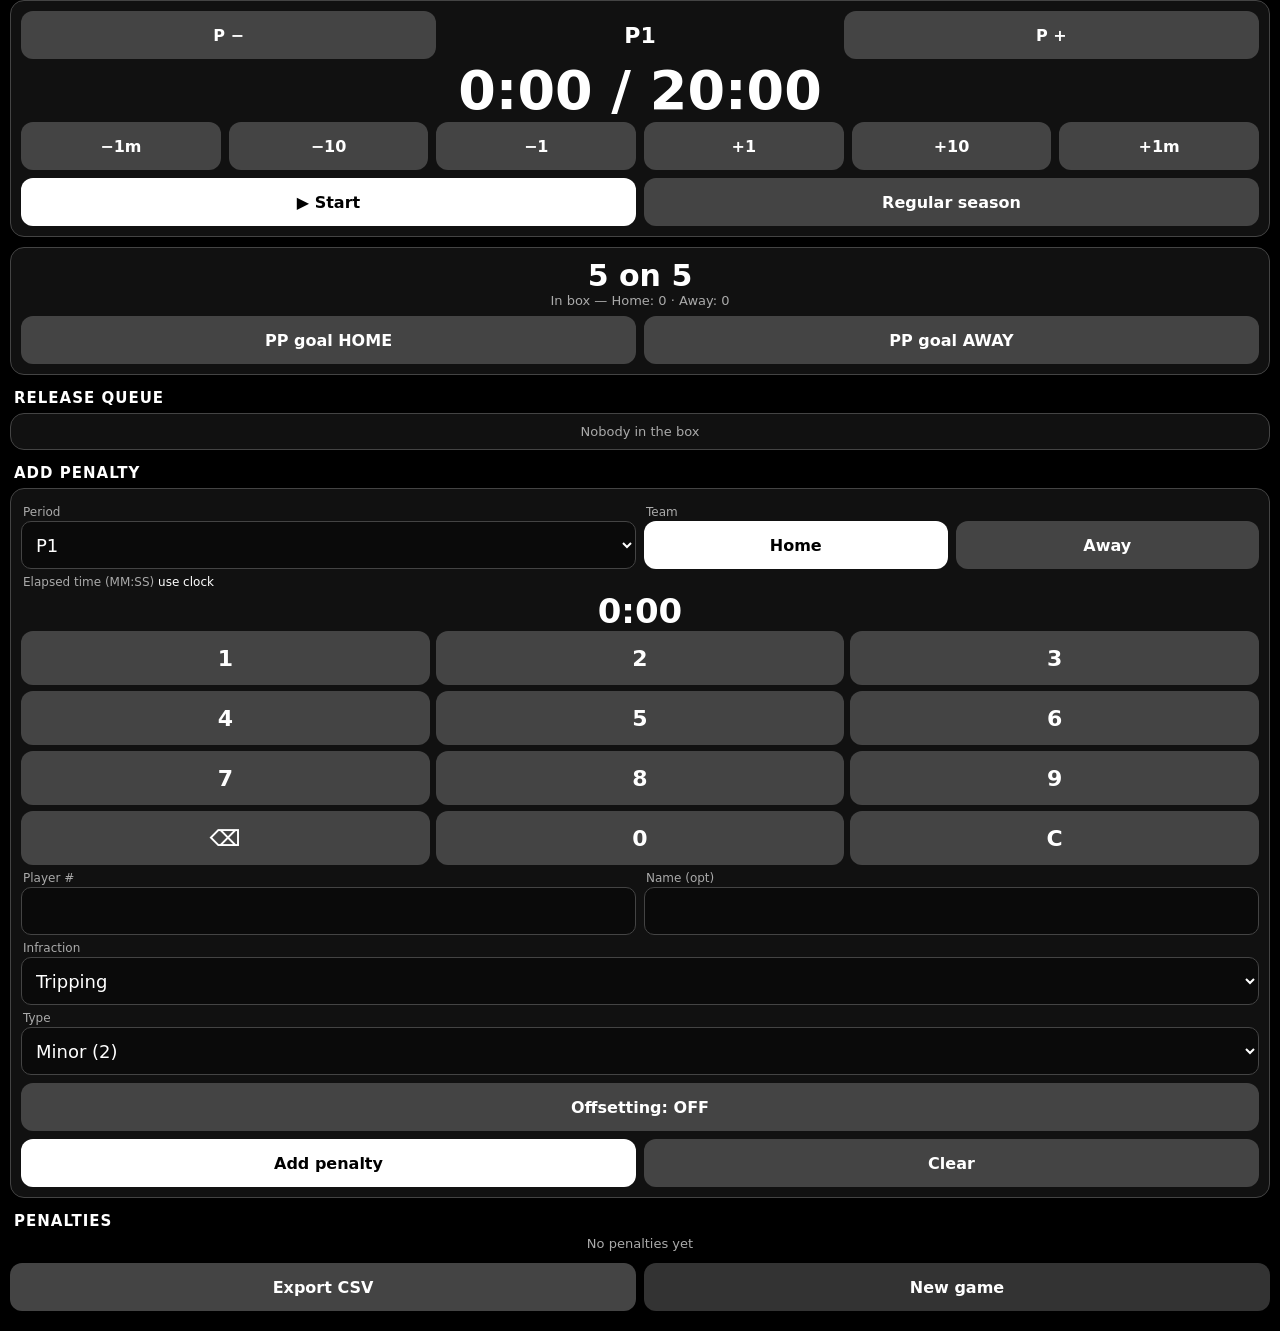
<file: index.html>
<!DOCTYPE html><html lang="en"><head><meta charset="utf-8">
<meta name="viewport" content="width=device-width,initial-scale=1,viewport-fit=cover,user-scalable=no">
<meta name="apple-mobile-web-app-capable" content="yes"><meta name="mobile-web-app-capable" content="yes">
<meta name="apple-mobile-web-app-status-bar-style" content="black-translucent"><meta name="apple-mobile-web-app-title" content="Penalties">
<meta name="theme-color" content="#000000"><title>Penalty Tracker</title>
<link rel="apple-touch-icon" href="data:image/svg+xml,%3Csvg xmlns='http://www.w3.org/2000/svg' viewBox='0 0 180 180'%3E%3Crect width='180' height='180' fill='%23000000'/%3E%3Ctext x='90' y='120' font-size='90' text-anchor='middle' fill='%23ffffff' font-family='Arial' font-weight='bold'%3EPT%3C/text%3E%3C/svg%3E">
<style>
:root{--bg:#000000;--card:#111111;--line:#444444;--cy:#ffffff;--tx:#ffffff;--mut:#aaaaaa;--red:#ffffff;--yel:#d0d0d0;--gry:#555555}
*{box-sizing:border-box;-webkit-tap-highlight-color:transparent}
body{margin:0;background:var(--bg);color:var(--tx);font-family:-apple-system,system-ui,sans-serif;padding:env(safe-area-inset-top) 10px calc(env(safe-area-inset-bottom) + 20px)}
h2{font-size:15px;color:var(--cy);margin:14px 4px 6px;text-transform:uppercase;letter-spacing:1px}
.card{background:var(--card);border:1px solid var(--line);border-radius:14px;padding:10px;margin-bottom:10px}
button{font:inherit;font-weight:600;border:0;border-radius:12px;min-height:48px;padding:0 12px;background:var(--line);color:var(--tx)}
button.pri{background:var(--cy);color:#000000}button.on{background:var(--cy);color:#000000}button.dng{background:#333333}
.row{display:flex;gap:8px;align-items:center;flex-wrap:wrap}.row>*{flex:1}
.clock{font-size:54px;font-weight:800;text-align:center;font-variant-numeric:tabular-nums;color:var(--cy)}
.str{font-size:30px;font-weight:800;text-align:center}.sub{color:var(--mut);font-size:13px;text-align:center}
input,select{font:inherit;font-size:18px;width:100%;min-height:48px;border-radius:10px;border:1px solid var(--line);background:#0a0a0a;color:var(--tx);padding:0 10px}
label{font-size:12px;color:var(--mut);display:block;margin:6px 2px 2px}
.kp{display:grid;grid-template-columns:repeat(3,1fr);gap:6px}.kp button{min-height:54px;font-size:22px}
.tdisp{font-size:34px;text-align:center;font-weight:800;font-variant-numeric:tabular-nums}
.pen{border-left:6px solid var(--gry);padding:8px;margin:6px 0;background:#161616;border-radius:10px}
.pen.inbox{border-color:var(--red);font-weight:700}.pen.pending{border-color:var(--yel)}.pen.rel{opacity:.55}
.pen .t{display:flex;justify-content:space-between;font-weight:700}.pen .m{font-size:13px;color:var(--mut)}
.pen .a{display:flex;gap:6px;margin-top:6px}.pen .a button{min-height:38px;font-size:13px;flex:1}
.tag{font-size:11px;padding:2px 6px;border-radius:6px;background:var(--line)}
.q{display:flex;justify-content:space-between;padding:6px 2px;border-bottom:1px solid var(--line);font-variant-numeric:tabular-nums}
</style></head><body>
<div class="card">
 <div class="row"><button id="pm">P −</button><div style="text-align:center;font-size:22px;font-weight:800" id="pl">P1</div><button id="pp">P +</button></div>
 <div class="clock" id="clk" onclick="editClock()">0:00</div>
 <div class="row"><button onclick="adj(-60)">−1m</button><button onclick="adj(-10)">−10</button><button onclick="adj(-1)">−1</button><button onclick="adj(1)">+1</button><button onclick="adj(10)">+10</button><button onclick="adj(60)">+1m</button></div>
 <div class="row" style="margin-top:8px"><button id="run" class="pri" onclick="toggleRun()">▶ Start</button><button id="gt" onclick="toggleType()">Regular season</button></div>
</div>
<div class="card"><div class="str" id="str">5 on 5</div><div class="sub" id="strsub"></div>
 <div class="row" style="margin-top:8px"><button onclick="ppGoal('H')">PP goal HOME</button><button onclick="ppGoal('A')">PP goal AWAY</button></div></div>
<h2>Release queue</h2><div class="card" id="queue"></div>
<h2 id="ftitle">Add penalty</h2><div class="card" id="form">
 <div class="row"><div><label>Period</label><select id="fp"></select></div><div><label>Team</label><div class="row"><button id="fH" class="on" onclick="setTeam('H')">Home</button><button id="fA" onclick="setTeam('A')">Away</button></div></div></div>
 <label>Elapsed time (MM:SS) <a style="color:var(--cy)" onclick="useNow()">use clock</a></label>
 <div class="tdisp" id="ftd">0:00</div>
 <div class="kp" id="kp"></div>
 <div class="row"><div><label>Player #</label><input id="fn" inputmode="numeric"></div><div><label>Name (opt)</label><input id="fnm"></div></div>
 <label>Infraction</label><select id="fi"></select>
 <label>Type</label><select id="ft"></select>
 <div class="row" style="margin-top:8px"><button id="fo" onclick="tOff()">Offsetting: OFF</button></div>
 <div class="row" style="margin-top:8px"><button class="pri" onclick="savePen()" id="fsave">Add penalty</button><button onclick="resetForm()">Clear</button></div>
</div>
<h2>Penalties</h2><div id="list"></div>
<div class="row" style="margin-top:12px"><button onclick="exportCSV()">Export CSV</button><button class="dng" onclick="newGame()">New game</button></div>
<script id="logic">
const TYPES={MIN:{l:'Minor (2)',d:120,str:1,early:1},DBL:{l:'Double minor (4)',d:240,str:1,early:1},MAJ:{l:'Major (5)',d:300,str:1},MIS:{l:'Misconduct (10)',d:600,str:0},GM:{l:'Game misconduct',d:0,str:0},MAT:{l:'Match (5 served)',d:300,str:1},BEN:{l:'Bench minor (2)',d:120,str:1,early:1}};
const INFR=['Tripping','Hooking','Slashing','Holding','Holding the stick','Interference','Roughing','High-sticking','Cross-checking','Boarding','Charging','Elbowing','Kneeing','Delay of game','Delay of game (puck over glass)','Too many men','Unsportsmanlike conduct','Embellishment','Goaltender interference','Fighting','Spearing','Butt-ending','Head-butting','Illegal check to the head','Checking from behind','Clipping','Instigator','Abuse of officials','Closing hand on puck','Throwing stick','Broken stick','Illegal equipment','Leaving the bench','Other'];
function plen(p,g){return p<=3?1200:(g==='PO'?1200:300)}
function fmt(s){s=Math.max(0,Math.round(s));return Math.floor(s/60)+':'+String(s%60).padStart(2,'0')}
function gs(p,el){return (p-1)*1200+el}
function toPE(g){return{p:Math.floor(g/1200)+1,el:g%1200}}
function pname(p,g){return p<=3?'P'+p:(g==='PO'?'OT'+(p-3):'OT')}
// returns map id->{start,end,status,strength}
function schedule(pens){
 const out={};
 for(const team of ['H','A']){
  const ps=pens.filter(p=>p.team===team).sort((a,b)=>gs(a.period,a.el)-gs(b.period,b.el)||a.id-b.id);
  const slots=[];// end times of serving strength penalties
  for(const p of ps){
   const t=gs(p.period,p.el),T=TYPES[p.type],counts=T.str&&!p.off;
   let start=t;
   if(counts){
    // free slots ending by t; if 2 busy, wait for earliest end
    let live=slots.filter(e=>e>t);
    if(live.length>=2){live.sort((a,b)=>a-b);start=live[live.length-2]; /* earliest of the two that remain */
     // slot frees when the earlier of the two latest-active ends
     const act=slots.filter(e=>e>t).sort((a,b)=>a-b);start=act[act.length-2]}
   }
   let end=start+T.d;
   if(p.relAt!=null) end=p.relAt;
   if(counts) slots.push(end);
   out[p.id]={start,end,counts:!!counts};
  }
 }
 return out;
}
function state(pens,period,el,gtype){
 const now=gs(period,el),sch=schedule(pens),n={H:0,A:0},box={H:0,A:0};
 for(const p of pens){const s=sch[p.id];
  s.status= now<s.start?'pending':(now<s.end?'inbox':'rel');
  if(TYPES[p.type].d===0) s.status='rel';
  if(s.status==='inbox'){box[p.team]++; if(s.counts) n[p.team]++}}
 n.H=Math.min(2,n.H);n.A=Math.min(2,n.A);
 let h,a;
 if(period>3&&gtype!=='PO'){const d=n.A-n.H;if(d>0){h=3+d;a=3}else if(d<0){h=3;a=3-d}else{h=3;a=3}}
 else{h=5-n.H;a=5-n.A}
 let label=h+' on '+a;
 if(h>a)label+=' · Home PP';else if(a>h)label+=' · Away PP';
 return{now,sch,n,box,h,a,label};
}
// early release on PP goal by scoringTeam: release earliest-ending minor of shorthanded team
function earlyRelease(pens,period,el,gtype,scoring){
 const st=state(pens,period,el,gtype),sh=scoring==='H'?'A':'H';
 if(!((scoring==='H'&&st.h>st.a)||(scoring==='A'&&st.a>st.h)))return null;
 const c=pens.filter(p=>p.team===sh&&TYPES[p.type].early&&!p.off&&st.sch[p.id].status==='inbox'&&st.sch[p.id].counts).sort((x,y)=>st.sch[x.id].end-st.sch[y.id].end);
 if(!c.length)return null;const p=c[0],s=st.sch[p.id];
 if(p.type==='DBL'&&st.now<s.start+120) p.relAt=st.now+120; else p.relAt=st.now;
 return p;
}
if(typeof module!=='undefined')module.exports={schedule,state,earlyRelease,gs,toPE,fmt,TYPES};
</script>
<script>
if(typeof document!=='undefined'){
const KEY='penaltyTracker.v1';
let S=JSON.parse(localStorage.getItem(KEY)||'null')||{period:1,el:0,gtype:'RS',pens:[],nid:1,running:false,runAt:null};
let F={team:'H',digits:'',off:false,edit:null};
const save=()=>localStorage.setItem(KEY,JSON.stringify(S));
const $=id=>document.getElementById(id);
function maxP(){return 7}
function curEl(){if(S.running){const e=S.el+Math.floor((Date.now()-S.runAt)/1000);return Math.min(e,plen(S.period,S.gtype))}return S.el}
function commitRun(){if(S.running){S.el=curEl();S.runAt=Date.now()}}
window.adj=d=>{commitRun();S.el=Math.max(0,Math.min(plen(S.period,S.gtype),S.el+d));save();render()};
$('pm').onclick=()=>{commitRun();if(S.period>1){S.period--;S.el=Math.min(S.el,plen(S.period,S.gtype))}save();render()};
$('pp').onclick=()=>{commitRun();if(S.period<maxP()){S.period++;S.el=0;S.running=false}save();render()};
window.toggleRun=()=>{if(S.running){S.el=curEl();S.running=false}else{S.running=true;S.runAt=Date.now()}save();render()};
window.toggleType=()=>{S.gtype=S.gtype==='RS'?'PO':'RS';save();render()};
window.editClock=()=>{const v=prompt('Elapsed time MM:SS',fmt(curEl()));if(!v)return;const m=v.match(/^(\d+):?(\d{2})$/);if(!m)return;commitRun();S.el=Math.min(plen(S.period,S.gtype),+m[1]*60+ +m[2]);save();render()};
window.setTeam=t=>{F.team=t;$('fH').className=t==='H'?'on':'';$('fA').className=t==='A'?'on':''};
window.tOff=()=>{F.off=!F.off;$('fo').textContent='Offsetting: '+(F.off?'ON':'OFF');$('fo').className=F.off?'on':''};
function tsec(){const d=F.digits.padStart(3,'0');return +d.slice(0,-2)*60+ +d.slice(-2)}
function showT(){$('ftd').textContent=fmt(tsec())}
window.useNow=()=>{const e=curEl();F.digits=String(Math.floor(e/60))+String(e%60).padStart(2,'0');$('fp').value=S.period;showT()};
const kp=$('kp');['1','2','3','4','5','6','7','8','9','⌫','0','C'].forEach(k=>{const b=document.createElement('button');b.textContent=k;b.onclick=()=>{if(k==='⌫')F.digits=F.digits.slice(0,-1);else if(k==='C')F.digits='';else if(F.digits.length<4)F.digits+=k;showT()};kp.appendChild(b)});
$('fi').innerHTML=INFR.map(i=>`<option>${i}</option>`).join('');
$('ft').innerHTML=Object.entries(TYPES).map(([k,v])=>`<option value="${k}">${v.l}</option>`).join('');
window.resetForm=()=>{F.digits='';F.edit=null;F.off&&tOff();$('fn').value='';$('fnm').value='';$('ft').value='MIN';$('fi').selectedIndex=0;$('fp').value=S.period;$('fsave').textContent='Add penalty';$('ftitle').textContent='Add penalty';showT()};
window.savePen=()=>{const el=tsec(),p=+$('fp').value;if(el>plen(p,S.gtype)){alert('Time exceeds period length');return}
 const o={period:p,el,team:F.team,num:$('fn').value.trim(),name:$('fnm').value.trim(),infr:$('fi').value,type:$('ft').value,off:F.off};
 if(F.edit){Object.assign(S.pens.find(x=>x.id===F.edit),o)}else S.pens.push({id:S.nid++,relAt:null,...o});
 save();resetForm();render()};
window.editPen=id=>{const p=S.pens.find(x=>x.id===id);F.edit=id;$('fp').value=p.period;F.digits=String(Math.floor(p.el/60))+String(p.el%60).padStart(2,'0');setTeam(p.team);if(F.off!==!!p.off)tOff();$('fn').value=p.num;$('fnm').value=p.name;$('fi').value=p.infr;$('ft').value=p.type;$('fsave').textContent='Save changes';$('ftitle').textContent='Edit penalty';showT();$('form').scrollIntoView({behavior:'smooth'})};
window.delPen=id=>{if(confirm('Delete penalty?')){S.pens=S.pens.filter(x=>x.id!==id);save();render()}};
window.relNow=id=>{const p=S.pens.find(x=>x.id===id);p.relAt=gs(S.period,curEl());save();render()};
window.undoRel=id=>{S.pens.find(x=>x.id===id).relAt=null;save();render()};
window.ppGoal=t=>{const p=earlyRelease(S.pens,S.period,curEl(),S.gtype,t);if(!p){alert('No releasable minor: '+(t==='H'?'Home':'Away')+' is not on a power play.');return}save();render()};
window.newGame=()=>{if(confirm('Clear all penalties and start a new game?')){S={period:1,el:0,gtype:S.gtype,pens:[],nid:1,running:false,runAt:null};save();resetForm();render()}};
window.exportCSV=()=>{const st=state(S.pens,S.period,curEl(),S.gtype);const q=v=>'"'+String(v??'').replace(/"/g,'""')+'"';
 const rows=[['Period','Elapsed','Team','No','Name','Infraction','Type','Offsetting','Start','Release','Status']];
 for(const p of S.pens){const s=st.sch[p.id],a=toPE(s.start),b=toPE(s.end);rows.push([pname(p.period,S.gtype),fmt(p.el),p.team==='H'?'Home':'Away',p.num,p.name,p.infr,TYPES[p.type].l,p.off?'Y':'',pname(a.p,S.gtype)+' '+fmt(a.el),TYPES[p.type].d?pname(b.p,S.gtype)+' '+fmt(b.el):'',s.status])}
 const blob=new Blob([rows.map(r=>r.map(q).join(',')).join('\n')],{type:'text/csv'});const a=document.createElement('a');a.href=URL.createObjectURL(blob);a.download='penalties.csv';a.click()};
function render(){const el=curEl();
 $('pl').textContent=pname(S.period,S.gtype);$('clk').textContent=fmt(el)+' / '+fmt(plen(S.period,S.gtype));
 $('run').textContent=S.running?'⏸ Stop':'▶ Start';$('gt').textContent=S.gtype==='RS'?'Regular season':'Playoffs';
 const ops=[];for(let p=1;p<=maxP();p++)ops.push(`<option value="${p}">${pname(p,S.gtype)}</option>`);const fv=$('fp').value;$('fp').innerHTML=ops.join('');$('fp').value=fv||S.period;
 const st=state(S.pens,S.period,el,S.gtype);
 $('str').textContent=st.label;$('str').style.color=st.h===st.a?'var(--tx)':'var(--yel)';
 $('strsub').textContent=`In box — Home: ${st.box.H} · Away: ${st.box.A}${S.period>3&&S.gtype==='RS'?' · OT 3-on-3 rules':''}`;
 const live=S.pens.filter(p=>st.sch[p.id].status!=='rel').sort((a,b)=>st.sch[a.id].end-st.sch[b.id].end);
 $('queue').innerHTML=live.length?live.map(p=>{const s=st.sch[p.id],e=toPE(s.end);return `<div class="q"><span style="color:${s.status==='inbox'?'var(--red)':'var(--yel)'}">${p.team==='H'?'HOME':'AWAY'} #${p.num||'?'} ${TYPES[p.type].l.split(' (')[0]}${p.off?' (off)':''}</span><span>${s.status==='pending'?'waits · ':''}${fmt(s.end-st.now)} → ${pname(e.p,S.gtype)} ${fmt(e.el)}</span></div>`}).join(''):'<div class="sub">Nobody in the box</div>';
 $('list').innerHTML=S.pens.slice().sort((a,b)=>gs(b.period,b.el)-gs(a.period,a.el)).map(p=>{const s=st.sch[p.id],e=toPE(s.end),a=toPE(s.start);
  return `<div class="pen ${s.status}"><div class="t"><span>${p.team==='H'?'HOME':'AWAY'} #${p.num||'?'} ${p.name}</span><span>${pname(p.period,S.gtype)} ${fmt(p.el)}</span></div>
  <div class="m">${p.infr} · ${TYPES[p.type].l}${p.off?' · <span class=tag>OFFSETTING</span>':''}${!s.counts&&TYPES[p.type].d?' · no strength effect':''}</div>
  <div class="m">${TYPES[p.type].d?`${s.start!==gs(p.period,p.el)?'Starts '+pname(a.p,S.gtype)+' '+fmt(a.el)+' · ':''}Release ${pname(e.p,S.gtype)} ${fmt(e.el)}${p.relAt!=null?' (early)':''}`:'Ejected'} · <b>${s.status==='inbox'?'IN BOX':s.status==='pending'?'PENDING':'RELEASED'}</b></div>
  <div class="a">${p.relAt!=null?`<button onclick="undoRel(${p.id})">Undo release</button>`:s.status==='inbox'?`<button onclick="relNow(${p.id})">Release now</button>`:''}<button onclick="editPen(${p.id})">Edit</button><button class="dng" onclick="delPen(${p.id})">Delete</button></div></div>`}).join('')||'<div class="sub">No penalties yet</div>';
}
resetForm();render();setInterval(()=>{if(S.running){if(curEl()>=plen(S.period,S.gtype)){S.el=plen(S.period,S.gtype);S.running=false;save()}render()}},500);
}
</script></body></html>
</file>
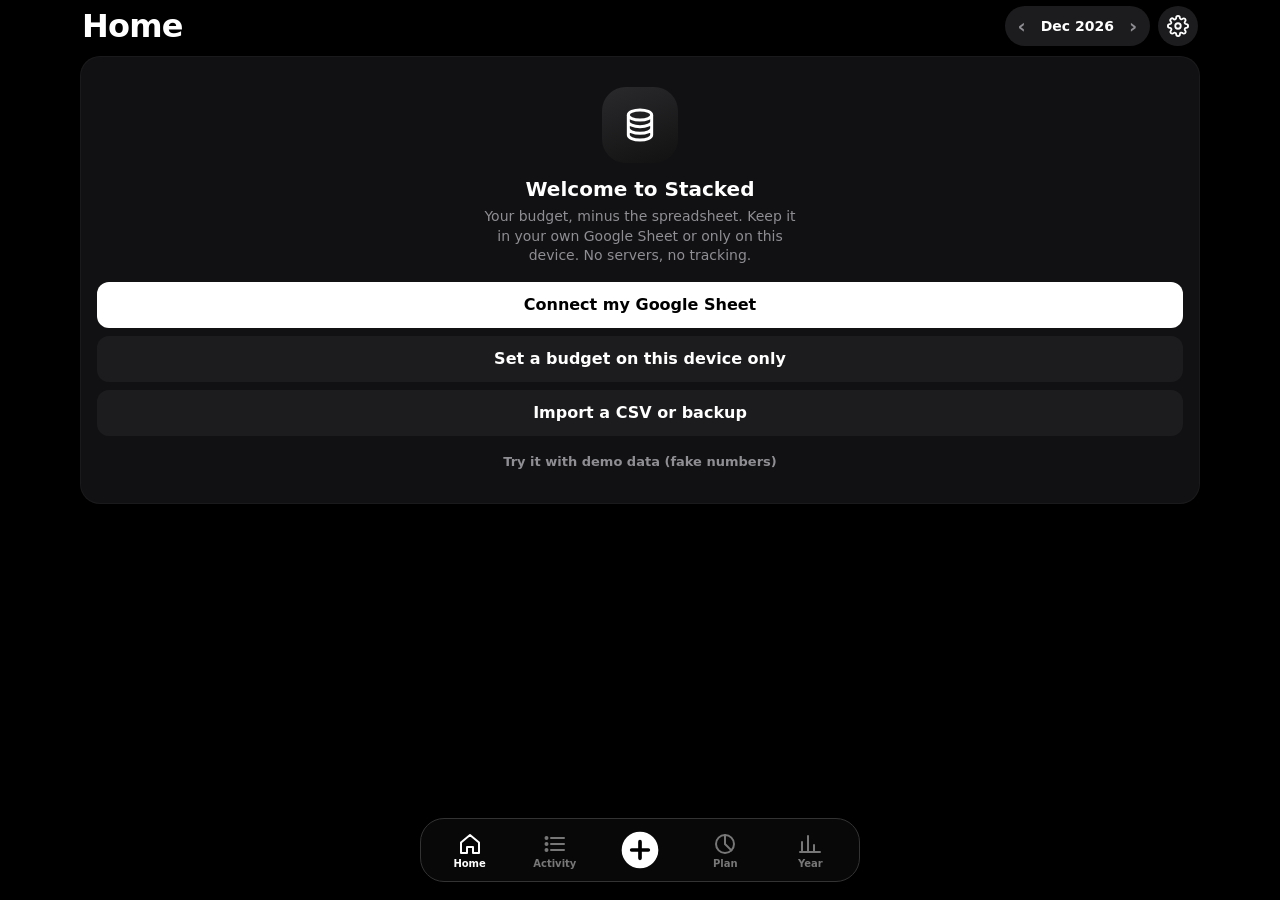
<file: budget/index.html>
<!DOCTYPE html><html lang="en"><head><meta charset="utf-8">
<meta name="viewport" content="width=device-width,initial-scale=1,viewport-fit=cover">
<meta name="apple-mobile-web-app-capable" content="yes"><meta name="mobile-web-app-capable" content="yes">
<meta name="apple-mobile-web-app-status-bar-style" content="black-translucent"><meta name="apple-mobile-web-app-title" content="Stacked">
<meta name="format-detection" content="telephone=no"><meta name="color-scheme" content="dark">
<meta name="theme-color" content="#000000"><meta name="referrer" content="no-referrer">
<meta http-equiv="Content-Security-Policy" content="default-src 'self'; img-src 'self' data: blob: https://*.googleusercontent.com https://www.gstatic.com; style-src 'self' 'unsafe-inline' https://accounts.google.com; script-src 'self' https://accounts.google.com/gsi/client; connect-src 'self' https://sheets.googleapis.com https://accounts.google.com https://oauth2.googleapis.com; frame-src https://accounts.google.com; manifest-src 'self'; worker-src 'self'; object-src 'none'; base-uri 'self'; form-action 'none'">
<title>Stacked · Budget</title>
<meta name="description" content="Private, offline budget tracker. Your data stays on your device.">
<link rel="manifest" href="manifest.webmanifest">
<link rel="apple-touch-icon" sizes="180x180" href="icons/icon-180.png">
<link rel="icon" type="image/png" sizes="192x192" href="icons/icon-192.png">
<link rel="stylesheet" href="app.css">
</head><body><div class="wrap">
<header><h1 id="ttl">Home</h1>
<button class="icb sync hide" id="sync" aria-label="Sync status"><svg width="20" height="20" viewBox="0 0 24 24" fill="none" stroke="currentColor" stroke-width="2" stroke-linecap="round" stroke-linejoin="round"><path d="M7 18a4.5 4.5 0 0 1-.6-8.96A6 6 0 0 1 18 8.5a4 4 0 0 1-.5 9.5H7z"/></svg><i></i></button>
<div class="mpill" id="mpill"><button id="mprev" aria-label="Previous month">‹</button><button class="ml" id="mlab" aria-label="Jump to this month">—</button><button id="mnext" aria-label="Next month">›</button></div>
<button class="icb" id="gear" aria-label="Settings"><svg width="22" height="22" viewBox="0 0 24 24" fill="none" stroke="currentColor" stroke-width="2"><circle cx="12" cy="12" r="3"/><path d="M19.4 15a1.65 1.65 0 0 0 .33 1.82l.06.06a2 2 0 1 1-2.83 2.83l-.06-.06a1.65 1.65 0 0 0-1.82-.33 1.65 1.65 0 0 0-1 1.51V21a2 2 0 1 1-4 0v-.09A1.65 1.65 0 0 0 9 19.4a1.65 1.65 0 0 0-1.82.33l-.06.06a2 2 0 1 1-2.83-2.83l.06-.06A1.65 1.65 0 0 0 4.68 15a1.65 1.65 0 0 0-1.51-1H3a2 2 0 1 1 0-4h.09A1.65 1.65 0 0 0 4.6 9a1.65 1.65 0 0 0-.33-1.82l-.06-.06a2 2 0 1 1 2.83-2.83l.06.06A1.65 1.65 0 0 0 9 4.68a1.65 1.65 0 0 0 1-1.51V3a2 2 0 1 1 4 0v.09a1.65 1.65 0 0 0 1 1.51 1.65 1.65 0 0 0 1.82-.33l.06-.06a2 2 0 1 1 2.83 2.83l-.06.06A1.65 1.65 0 0 0 19.4 9a1.65 1.65 0 0 0 1.51 1H21a2 2 0 1 1 0 4h-.09a1.65 1.65 0 0 0-1.51 1z"/></svg></button>
</header>
<main>
<div id="v-home" class="view"></div><div id="v-tx" class="view hide"></div><div id="v-plan" class="view hide"></div><div id="v-year" class="view hide"></div><div id="v-set" class="view hide"></div>
</main></div>
<nav>
<button data-v="home" class="on" aria-label="Home"><svg viewBox="0 0 24 24" fill="none" stroke="currentColor" stroke-width="2" stroke-linejoin="round"><path d="M3 10.5 12 3l9 7.5V21h-6v-6H9v6H3z"/></svg>Home</button>
<button data-v="tx" aria-label="Activity"><svg viewBox="0 0 24 24" fill="none" stroke="currentColor" stroke-width="2" stroke-linecap="round"><path d="M8 6h13M8 12h13M8 18h13"/><circle cx="3.5" cy="6" r="1"/><circle cx="3.5" cy="12" r="1"/><circle cx="3.5" cy="18" r="1"/></svg>Activity</button>
<button data-v="add" class="add" aria-label="Add transaction"><svg viewBox="0 0 24 24" fill="currentColor"><circle cx="12" cy="12" r="11"/><path d="M12 7v10M7 12h10" stroke="#000" stroke-width="2.2" stroke-linecap="round"/></svg></button>
<button data-v="plan" aria-label="Plan"><svg viewBox="0 0 24 24" fill="none" stroke="currentColor" stroke-width="2" stroke-linecap="round"><circle cx="12" cy="12" r="9"/><path d="M12 3v9l6.4 6.4"/></svg>Plan</button>
<button data-v="year" aria-label="Year"><svg viewBox="0 0 24 24" fill="none" stroke="currentColor" stroke-width="2" stroke-linecap="round"><path d="M4 20V10M10 20V4M16 20v-7M22 20H2"/></svg>Year</button>
</nav>
<div class="scrim hide" id="scrim"></div><div class="sheet hide" id="sheet" role="dialog" aria-modal="true"></div>
<div class="toast" id="toast" role="status" aria-live="polite"><span id="tmsg"></span><button id="tact" class="hide">Undo</button></div>
<input type="file" id="file" accept=".csv,.json,text/csv,application/json" class="hide">
<script src="config.js"></script>
<script src="sheets.js"></script>
<script src="app.js"></script>
</body></html>
</file>
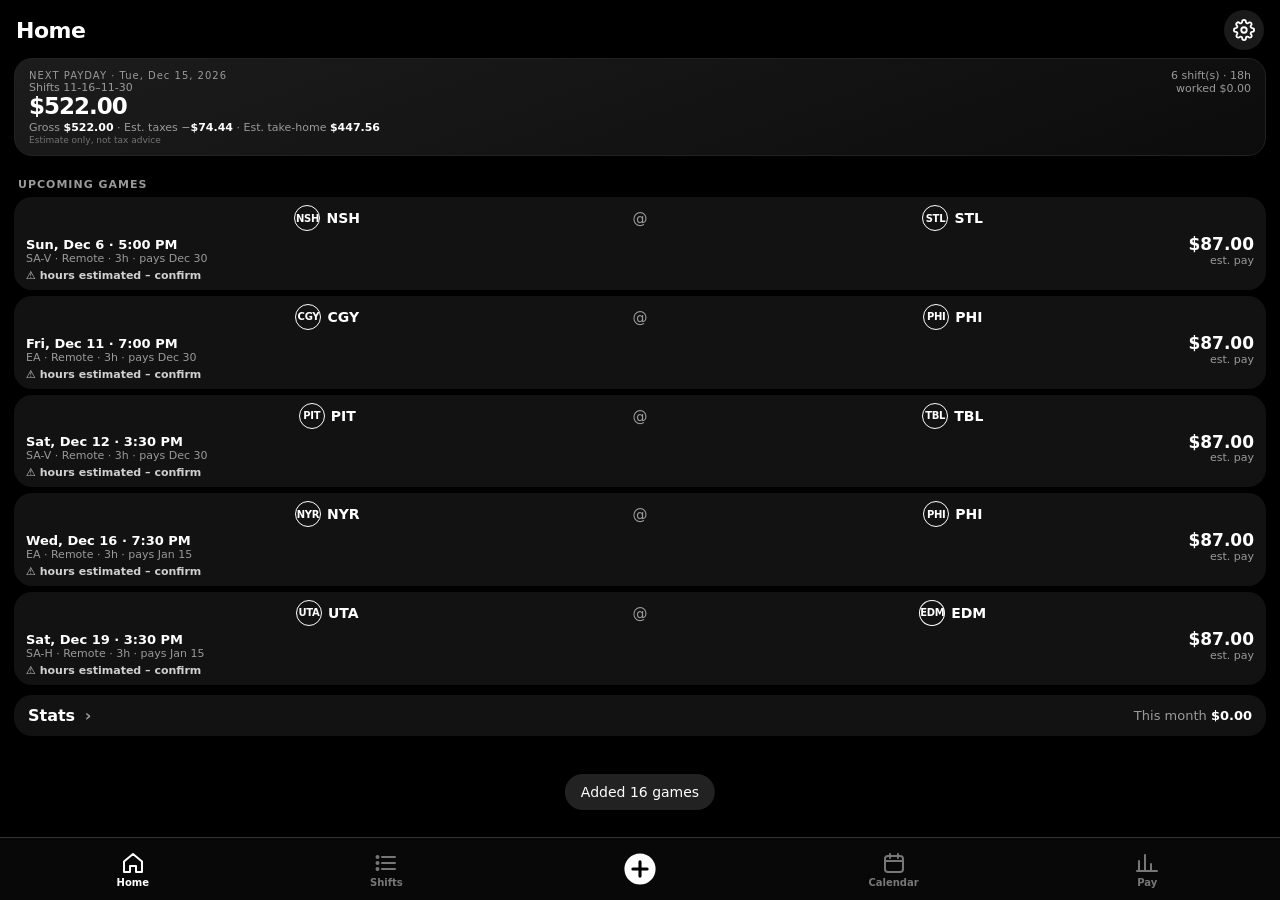
<file: gigs/index.html>
<!DOCTYPE html><html lang="en"><head><meta charset="utf-8">
<meta name="viewport" content="width=device-width,initial-scale=1,viewport-fit=cover">
<meta name="apple-mobile-web-app-capable" content="yes"><meta name="mobile-web-app-capable" content="yes">
<meta name="apple-mobile-web-app-status-bar-style" content="black-translucent"><meta name="apple-mobile-web-app-title" content="Clocked">
<meta name="format-detection" content="telephone=no">
<meta name="theme-color" content="#000000"><title>Clocked</title>
<link rel="apple-touch-icon" sizes="180x180" href="[data-uri]">
<link rel="icon" type="image/png" href="[data-uri]">
<style>
:root{--bg:#000;--card:#121212;--card2:#1a1a1a;--line:#2c2c2c;--cy:#fff;--tx:#fff;--mut:#9a9a9a;--yel:#d0d0d0;--gry:#555;--grn:#bbb;--r:18px}
*{box-sizing:border-box;-webkit-tap-highlight-color:transparent}
html{background:#000}
body{margin:0;background:var(--bg);color:var(--tx);font-family:-apple-system,BlinkMacSystemFont,"SF Pro Text","SF Pro Display","Helvetica Neue",system-ui,sans-serif;-webkit-font-smoothing:antialiased;
 padding:calc(env(safe-area-inset-top) + 6px) calc(env(safe-area-inset-right) + 14px) calc(env(safe-area-inset-bottom) + 96px) calc(env(safe-area-inset-left) + 14px);overscroll-behavior-y:none}
header{display:flex;align-items:center;justify-content:space-between;margin:4px 2px 8px}
h1{font-size:22px;font-weight:800;letter-spacing:-.5px;margin:0}
h2{font-size:11px;color:var(--mut);margin:14px 4px 6px;text-transform:uppercase;letter-spacing:1px;font-weight:600}
.card{background:var(--card);border-radius:var(--r);padding:16px;margin-bottom:12px}
button{font:inherit;font-weight:600;border:0;border-radius:12px;min-height:46px;padding:0 14px;background:var(--card2);color:var(--tx);cursor:pointer}
button:active{opacity:.7}
button.pri,button.on{background:#fff;color:#000}button.dng{background:#3a3a3a}
.icb{min-height:40px;width:40px;padding:0;border-radius:20px;display:grid;place-items:center;background:var(--card2)}
.row{display:flex;gap:8px;align-items:center;flex-wrap:wrap}.row>*{flex:1}
input,select,textarea{font:inherit;font-size:17px;width:100%;min-height:46px;border-radius:12px;border:1px solid var(--line);background:#0b0b0b;color:var(--tx);padding:0 12px;-webkit-appearance:none;appearance:none}
input[type=checkbox]{-webkit-appearance:checkbox;appearance:auto}
textarea{min-height:70px;padding:10px}
label{font-size:12px;color:var(--mut);display:block;margin:10px 2px 4px}
.big{font-size:23px;font-weight:800;letter-spacing:-1px;font-variant-numeric:tabular-nums;line-height:1.05}
.sub{color:var(--mut);font-size:13px}
.hero{padding:10px 14px;margin-bottom:8px;background:linear-gradient(160deg,#1c1c1c,#0c0c0c);border:1px solid #222}
.grid{display:grid;grid-template-columns:1fr 1fr;gap:8px}
.hl{font-size:11px;color:var(--mut);margin-top:3px;white-space:nowrap;overflow:hidden;text-overflow:ellipsis}.hl b{color:var(--tx);font-weight:600}
.ngr{display:flex;align-items:center;gap:10px;padding:10px 14px;margin-bottom:8px}.ngr .lg{width:24px;height:24px}.ngr .lg img{width:24px;height:24px}
.stt{display:flex;justify-content:space-between;align-items:center;padding:11px 14px;cursor:pointer;margin-top:10px}.stt .chev{color:var(--mut);margin-left:4px}.stat{background:var(--card);border-radius:var(--r);padding:9px 12px}.stat b{display:block;font-size:18px;margin:2px 0 1px;font-variant-numeric:tabular-nums}.stat span{font-size:11px;color:var(--mut)}
.flag{color:var(--yel);font-size:12px;font-weight:700;margin-top:4px}
.ngc{padding:8px 12px;margin-bottom:6px}.ngc .match{margin:0 0 4px;gap:4px}.ngc .match .side{flex-direction:row;justify-content:center;gap:6px;font-size:14px}.ngc .at{font-size:12px}.ngc .lg.big2,.ngc .lg.big2 img{width:26px;height:26px}.ngc .lg.big2 .badge{font-size:10px}.ngc .row{gap:6px}.ngc .row>div>div:first-child{font-size:13px}.ngc .sub{font-size:11px}.ngc .pay{font-size:17px!important;line-height:1.1}.ngc .flag{font-size:11px;margin-top:2px}
.sl{padding:4px 14px}.srow{display:flex;justify-content:space-between;align-items:center;gap:8px;padding:6px 0;border-bottom:1px solid rgba(255,255,255,.07);font-size:12px}.srow:last-child{border:0}.srow .sub{font-size:10px}.srow b{font-size:15px;font-variant-numeric:tabular-nums;white-space:nowrap}
.tm{display:inline-flex;align-items:center;gap:6px;font-weight:700}
.lg{width:28px;height:28px;display:inline-grid;place-items:center;flex:none}
.lg img{width:28px;height:28px;object-fit:contain}
.lg.big2,.lg.big2 img{width:44px;height:44px}
.badge{display:inline-grid;place-items:center;width:100%;height:100%;border-radius:50%;border:1.5px solid #fff;font-size:9px;font-weight:800;letter-spacing:-.3px}
.lg.big2 .badge{font-size:13px}
.match{display:flex;align-items:center;justify-content:space-between;gap:8px;margin:12px 0}
.match .side{display:flex;flex-direction:column;align-items:center;gap:6px;flex:1;font-weight:700}
.match .at{color:var(--mut);font-size:15px}
/* swipe rows */
.swr{position:relative;border-radius:16px;overflow:hidden;margin:0 0 10px;background:#2a2a2a}
.swa{position:absolute;inset:0 0 0 auto;display:flex}
.swa button{border-radius:0;min-height:100%;width:80px}
.swa .ed{background:#5a5a5a;color:#fff}.swa .dl{background:#fff;color:#000}
.swf{position:relative;background:var(--card);padding:14px;transition:transform .25s cubic-bezier(.2,.8,.2,1);touch-action:pan-y;border-left:4px solid var(--gry)}
.swf.w{border-left-color:#fff}.swf.u{border-left-color:#777}
.swf.drag{transition:none}
.seg{display:flex;background:var(--card);border-radius:12px;padding:3px;gap:3px;margin-bottom:12px}
.seg button{flex:1;min-height:36px;border-radius:9px;background:transparent;font-size:14px}.seg button.on{background:#fff;color:#000}
/* nav */
nav{position:fixed;left:0;right:0;bottom:0;display:flex;justify-content:space-around;padding:6px calc(env(safe-area-inset-right) + 6px) calc(env(safe-area-inset-bottom) + 6px) calc(env(safe-area-inset-left) + 6px);
 background:rgba(10,10,10,.82);-webkit-backdrop-filter:saturate(180%) blur(20px);backdrop-filter:saturate(180%) blur(20px);border-top:.5px solid #333;z-index:10}
nav button{flex:1;background:none;min-height:50px;display:flex;flex-direction:column;align-items:center;justify-content:center;gap:2px;font-size:10px;font-weight:600;color:#777;padding:0}
nav button svg{width:24px;height:24px}
nav button.on{color:#fff;background:none}
nav button.add svg{width:34px;height:34px;color:#fff}
.view{animation:fade .28s ease}
@keyframes fade{from{opacity:0;transform:translateY(8px)}to{opacity:1;transform:none}}
.hide{display:none}
/* calendar */
.cal{display:grid;grid-template-columns:repeat(7,1fr);gap:4px;text-align:center}
.cal .dw{font-size:11px;color:var(--mut);padding:4px 0}
.cal .d{aspect-ratio:1;border-radius:12px;display:flex;flex-direction:column;align-items:center;justify-content:center;font-size:15px;min-height:0;padding:0;background:transparent;font-weight:500}
.cal .d.o{color:#444}.cal .d.t{border:1px solid #fff}.cal .d.sel{background:#fff;color:#000}
.dots{display:flex;gap:3px;height:6px;margin-top:3px}.dots i{width:5px;height:5px;border-radius:50%;background:#fff}.dots i.p{background:#777}
.cal .d.sel .dots i{background:#000}
.pd{font-size:9px;color:var(--mut);height:6px;line-height:6px}
.chart svg{width:100%;height:auto;display:block}
</style></head><body>
<header><h1 id="ttl">Home</h1><button class="icb" id="gear" aria-label="Settings"><svg width="22" height="22" viewBox="0 0 24 24" fill="none" stroke="currentColor" stroke-width="2"><circle cx="12" cy="12" r="3"/><path d="M19.4 15a1.65 1.65 0 0 0 .33 1.82l.06.06a2 2 0 1 1-2.83 2.83l-.06-.06a1.65 1.65 0 0 0-1.82-.33 1.65 1.65 0 0 0-1 1.51V21a2 2 0 1 1-4 0v-.09A1.65 1.65 0 0 0 9 19.4a1.65 1.65 0 0 0-1.82.33l-.06.06a2 2 0 1 1-2.83-2.83l.06-.06A1.65 1.65 0 0 0 4.6 15a1.65 1.65 0 0 0-1.51-1H3a2 2 0 1 1 0-4h.09A1.65 1.65 0 0 0 4.6 9a1.65 1.65 0 0 0-.33-1.82l-.06-.06a2 2 0 1 1 2.83-2.83l.06.06A1.65 1.65 0 0 0 9 4.6a1.65 1.65 0 0 0 1-1.51V3a2 2 0 1 1 4 0v.09a1.65 1.65 0 0 0 1 1.51 1.65 1.65 0 0 0 1.82-.33l.06-.06a2 2 0 1 1 2.83 2.83l-.06.06A1.65 1.65 0 0 0 19.4 9a1.65 1.65 0 0 0 1.51 1H21a2 2 0 1 1 0 4h-.09a1.65 1.65 0 0 0-1.51 1z"/></svg></button></header>
<div id="v-dash" class="view"></div><div id="v-shifts" class="view hide"></div><div id="v-form" class="view hide"></div><div id="v-cal" class="view hide"></div><div id="v-pay" class="view hide"></div><div id="v-set" class="view hide"></div>
<nav>
<button data-v="dash" class="on" aria-label="Home"><svg viewBox="0 0 24 24" fill="none" stroke="currentColor" stroke-width="2" stroke-linejoin="round"><path d="M3 10.5 12 3l9 7.5V21h-6v-6H9v6H3z"/></svg>Home</button>
<button data-v="shifts" aria-label="Shifts"><svg viewBox="0 0 24 24" fill="none" stroke="currentColor" stroke-width="2" stroke-linecap="round"><path d="M8 6h13M8 12h13M8 18h13"/><circle cx="3.5" cy="6" r="1"/><circle cx="3.5" cy="12" r="1"/><circle cx="3.5" cy="18" r="1"/></svg>Shifts</button>
<button data-v="form" class="add" aria-label="Add shift"><svg viewBox="0 0 24 24" fill="currentColor"><circle cx="12" cy="12" r="11"/><path d="M12 7v10M7 12h10" stroke="#000" stroke-width="2.2" stroke-linecap="round"/></svg></button>
<button data-v="cal" aria-label="Calendar"><svg viewBox="0 0 24 24" fill="none" stroke="currentColor" stroke-width="2" stroke-linecap="round"><rect x="3" y="5" width="18" height="16" rx="3"/><path d="M3 10h18M8 3v4M16 3v4"/></svg>Calendar</button>
<button data-v="pay" aria-label="Pay"><svg viewBox="0 0 24 24" fill="none" stroke="currentColor" stroke-width="2" stroke-linecap="round"><path d="M4 20V10M10 20V4M16 20v-7M22 20H2"/></svg>Pay</button>
</nav>
<script>
/*LOGIC-START*/
const TEAMS=["ANA","BOS","BUF","CAR","CBJ","CGY","CHI","COL","DAL","DET","EDM","FLA","LAK","MIN","MTL","NJD","NSH","NYI","NYR","OTT","PHI","PIT","SEA","SJS","STL","TBL","TOR","UTA","VAN","VGK","WPG","WSH"];
const DEF_SET={rate:29,tax:0,taxMode:"stub",stubRate:14.26,payType:"W2",fedRate:12,fica:true,paRate:3.07,localRate:1,split:15,seasonStart:10,seasonEnd:6,positions:["SAV","EA","Scorer","Spotter","Other"]};
const pad=n=>String(n).padStart(2,"0");
const ymd=d=>d.getFullYear()+"-"+pad(d.getMonth()+1)+"-"+pad(d.getDate());
const parseD=s=>{const[a,b,c]=s.split("-").map(Number);return new Date(a,b-1,c)};
const lastDay=(y,m)=>new Date(y,m+1,0).getDate(); // m 0-based
// payday on 15th, and on 30th (or last day if month shorter, i.e. Feb)
const secondPay=(y,m)=>Math.min(30,lastDay(y,m));
function hoursOf(s){
  if(s.hours!==""&&s.hours!=null&&!isNaN(+s.hours))return +s.hours;
  if(s.start&&s.end){const[a,b]=s.start.split(":").map(Number),[c,d]=s.end.split(":").map(Number);let m=(c*60+d)-(a*60+b);if(m<0)m+=1440;return m/60}
  return 0;
}
const grossOf=(s,set)=>hoursOf(s)*(s.rate!=null&&s.rate!==""?+s.rate:set.rate);
// Days 1..split are paid on the 30th of that month (last day in Feb). Days after the split through month-end are paid on the 15th of the NEXT month.
// Dec 15 pays Nov 16–Nov 30. Dec 30 pays Dec 1–Dec 15. A shift on the 15th is in the early window; the 31st is paid on the 15th of the next month. Dec 16–31 pay Jan 15.
function periodFor(dateStr,set){
  const d=parseD(dateStr),y=d.getFullYear(),m=d.getMonth(),day=d.getDate(),sp=Math.min(set.split,lastDay(y,m)-1);
  if(day<=sp)return{key:`${y}-${pad(m+1)}-A`,start:`${y}-${pad(m+1)}-01`,end:`${y}-${pad(m+1)}-${pad(sp)}`,payday:`${y}-${pad(m+1)}-${pad(secondPay(y,m))}`};
  let py=y,pm=m+1;if(pm>11){pm=0;py++}
  return{key:`${y}-${pad(m+1)}-B`,start:`${y}-${pad(m+1)}-${pad(sp+1)}`,end:`${y}-${pad(m+1)}-${pad(lastDay(y,m))}`,payday:`${py}-${pad(pm+1)}-15`};
}
// Work dates a payday covers. The 15th pays the previous month's late window; the 30th (or Feb's last day) pays this month's early window.
function spanForPayday(paydayStr,set){
  const d=parseD(paydayStr),y=d.getFullYear(),m=d.getMonth();
  if(d.getDate()<=15){let py=y,pm=m-1;if(pm<0){pm=11;py--}const sp=Math.min(set.split,lastDay(py,pm)-1);return{start:`${py}-${pad(pm+1)}-${pad(sp+1)}`,end:`${py}-${pad(pm+1)}-${pad(lastDay(py,pm))}`}}
  const sp=Math.min(set.split,lastDay(y,m)-1);
  return{start:`${y}-${pad(m+1)}-01`,end:`${y}-${pad(m+1)}-${pad(sp)}`};
}
function nextPayday(todayStr){
  const t=parseD(todayStr);let y=t.getFullYear(),m=t.getMonth();
  for(let i=0;i<3;i++){for(const dd of[15,secondPay(y,m)]){const s=`${y}-${pad(m+1)}-${pad(dd)}`;if(s>=todayStr)return s}m++;if(m>11){m=0;y++}}
}
function seasonRange(todayStr,set){
  const t=parseD(todayStr),y=t.getFullYear(),mo=t.getMonth()+1,sy=mo>=set.seasonStart?y:y-1;
  const ey=set.seasonEnd<set.seasonStart?sy+1:sy;
  return{start:`${sy}-${pad(set.seasonStart)}-01`,end:`${ey}-${pad(set.seasonEnd)}-${pad(lastDay(ey,set.seasonEnd-1))}`};
}
function sum(shifts,set,f){let h=0,g=0,n=0;for(const s of shifts)if(f(s)){h+=hoursOf(s);g+=grossOf(s,set);n++}return{h,g,n}}
function totals(shifts,set,todayStr){
  const worked=shifts.filter(s=>s.status==="worked"),np=nextPayday(todayStr);
  const owedFor=p=>sum(shifts,set,s=>periodFor(s.date,set).payday===p); // includes upcoming planned
  const cur=periodFor(todayStr,set),mon=todayStr.slice(0,7),sr=seasonRange(todayStr,set);
  const byPos={};for(const s of worked){const k=s.position||"?";byPos[k]=byPos[k]||{h:0,g:0,n:0};byPos[k].h+=hoursOf(s);byPos[k].g+=grossOf(s,set);byPos[k].n++}
  return{nextPayday:np,nextPay:owedFor(np),nextPayWorked:sum(worked,set,s=>periodFor(s.date,set).payday===np),
    period:sum(worked,set,s=>periodFor(s.date,set).key===cur.key),periodInfo:cur,
    month:sum(worked,set,s=>s.date.startsWith(mon)),season:sum(worked,set,s=>s.date>=sr.start&&s.date<=sr.end),
    all:sum(worked,set,()=>true),upcoming:sum(shifts,set,s=>s.status!=="worked"),byPos,seasonRange:sr};
}
function csvEsc(v){v=v==null?"":String(v);return/[",\n]/.test(v)?'"'+v.replace(/"/g,'""')+'"':v}
const COLS=["id","date","away","home","position","mode","start","end","hours","rate","status","confirm","notes"];
function toCSV(shifts){return[COLS.join(",")].concat(shifts.map(s=>COLS.map(c=>csvEsc(s[c])).join(","))).join("\n")}
function parseCSV(t){const rows=[];let r=[],f="",q=false;for(let i=0;i<t.length;i++){const c=t[i];
  if(q){if(c=='"'){if(t[i+1]=='"'){f+='"';i++}else q=false}else f+=c}
  else if(c=='"')q=true;else if(c==","){r.push(f);f=""}else if(c=="\n"||c=="\r"){if(c=="\r"&&t[i+1]=="\n")i++;r.push(f);rows.push(r);r=[];f=""}else f+=c}
  if(f||r.length){r.push(f);rows.push(r)}
  const h=rows.shift()||[];return rows.filter(x=>x.length>1).map(x=>{const o={};h.forEach((k,i)=>o[k]=x[i]??"");o.confirm=o.confirm==="true";return o})}
const TEAM_NAMES={ANA:"Anaheim",BOS:"Boston",BUF:"Buffalo",CAR:"Carolina",CBJ:"Columbus",CGY:"Calgary",CHI:"Chicago",COL:"Colorado",DAL:"Dallas",DET:"Detroit",EDM:"Edmonton",FLA:"Florida",LAK:"Los Angeles",MIN:"Minnesota",MTL:"Montréal",NJD:"New Jersey",NSH:"Nashville",NYI:"NY Islanders",NYR:"NY Rangers",OTT:"Ottawa",PHI:"Philadelphia",PIT:"Pittsburgh",SEA:"Seattle",SJS:"San Jose",STL:"St. Louis",TBL:"Tampa Bay",TOR:"Toronto",UTA:"Utah",VAN:"Vancouver",VGK:"Vegas",WPG:"Winnipeg",WSH:"Washington"};
const logoURL=a=>TEAM_NAMES[a]?`https://assets.nhle.com/logos/nhl/svg/${a}_dark.svg`:"";
function ytd(shifts,set,todayStr){const y=todayStr.slice(0,4);return sum(shifts,set,s=>s.status==="worked"&&s.date.startsWith(y)&&s.date<=todayStr)}
// earnings series: mode "period" (by payday) or "month"; includes planned flagged separately
function series(shifts,set,mode){const m={};for(const s of shifts){if(!s.date)continue;const k=mode==="month"?s.date.slice(0,7):periodFor(s.date,set).payday;
 m[k]=m[k]||{k,w:0,p:0};if(s.status==="worked")m[k].w+=grossOf(s,set);else m[k].p+=grossOf(s,set)}
 return Object.values(m).sort((a,b)=>a.k.localeCompare(b.k))}
function nextGame(shifts,todayStr){return shifts.filter(s=>s.status!=="worked"&&s.date>=todayStr).sort((a,b)=>(a.date+(a.start||"")).localeCompare(b.date+(b.start||"")))[0]||null}
function posFor(role){const r=(role||"").toLowerCase();if(r.includes("shot attempts"))return r.includes("home")?"SA-H":r.includes("visitor")||r.includes("away")?"SA-V":"SA";if(r.includes("event analyst"))return"EA";if(r.includes("video")||r.includes("sav"))return"SAV";if(r.includes("scor"))return"Scorer";return"Other"}
function gameToShift(g){const[h,m]=(g.time||"").split(":").map(Number),tt=g.time?((h%12||12)+":"+pad(m)+(h<12?" AM":" PM")+" ET start. "):"";
 return{id:g.id,date:g.date,away:g.away,home:g.home,position:posFor(g.role),mode:g.remote===false?"In-person":"Remote",start:g.start||g.time||"",end:g.end||"",hours:String(g.hours??g.estHours??3),status:g.status==="worked"?"worked":"upcoming",confirm:g.needsConfirm!==false,
 notes:tt+(g.needsConfirm!==false?"Hours estimated – confirm. ":"")+(g.role||"")+(g.gameNumber?" (Game #"+g.gameNumber+")":"")}}
// merge schedule games: skip ids already imported (deleted/edited stay as user left them) and same date+away+home already present
function mergeSchedule(shifts,imported,games){shifts=shifts.slice();imported=imported.slice();let added=0;
 for(const g of games||[]){if(!g||!g.id||imported.includes(g.id))continue;imported.push(g.id);
  if(shifts.some(s=>s.id===g.id||(s.date===g.date&&s.home===g.home&&s.away===g.away)))continue;shifts.push(gameToShift(g));added++}
 return{shifts,imported,added}}
function taxRate(set){const n=k=>+set[k]||0;if(set.taxMode!=="detailed")return n("stubRate");
 const fica=set.fica===false?0:(set.payType==="1099"?15.3*0.9235:7.65);return n("fedRate")+n("paRate")+n("localRate")+fica}
function taxEst(g,set){const t=Math.round(g*taxRate(set))/100;return{gross:g,tax:t,net:Math.round((g-t)*100)/100}}
if(typeof module!=="undefined")module.exports={taxRate,taxEst,periodFor,spanForPayday,nextPayday,hoursOf,grossOf,totals,seasonRange,toCSV,parseCSV,DEF_SET,TEAMS,TEAM_NAMES,logoURL,ytd,series,nextGame,mergeSchedule,gameToShift,posFor};
/*LOGIC-END*/
if(typeof document!=="undefined"){
const $=s=>document.querySelector(s),$$=s=>document.querySelectorAll(s),money=n=>"$"+n.toFixed(2),money0=n=>"$"+Math.round(n).toLocaleString(),hrs=n=>(Math.round(n*100)/100)+"h";
const esc=v=>String(v==null?"":v).replace(/[&<>"]/g,c=>({"&":"&amp;","<":"&lt;",">":"&gt;",'"':"&quot;"}[c]));
let set=(()=>{const st=JSON.parse(localStorage.getItem("gt_set")||"{}");if(st.stubRate==null&&+st.tax>0)st.stubRate=+st.tax;return Object.assign({},DEF_SET,st)})();
let shifts=JSON.parse(localStorage.getItem("gt_shifts")||"null");
let pays=JSON.parse(localStorage.getItem("gt_pays")||"{}");
if(!shifts){shifts=[
 {id:"s1",date:"2026-11-05",away:"ANA",home:"EDM",position:"SAV",mode:"Remote",start:"20:00",end:"",hours:"3",status:"upcoming",confirm:true,notes:"8:00 PM start. Hours estimated – confirm"},
 {id:"s2",date:"2026-11-08",away:"VGK",home:"BUF",position:"EA",mode:"Remote",start:"15:30",end:"",hours:"3",status:"upcoming",confirm:true,notes:"3:30 PM start. Hours estimated – confirm"}];}
let imported=JSON.parse(localStorage.getItem("gt_imported")||"[]");
const save=()=>{localStorage.setItem("gt_imported",JSON.stringify(imported));localStorage.setItem("gt_shifts",JSON.stringify(shifts));localStorage.setItem("gt_set",JSON.stringify(set));localStorage.setItem("gt_pays",JSON.stringify(pays))};save();
const today=()=>window.__TODAY__||ymd(new Date()),net=g=>taxEst(g,set).net;
const fmtD=s=>parseD(s).toLocaleDateString(undefined,{weekday:"short",month:"short",day:"numeric",year:"numeric"});
const fmtS=s=>parseD(s).toLocaleDateString(undefined,{weekday:"short",month:"short",day:"numeric"});
const fmtPay=s=>parseD(s).toLocaleDateString(undefined,{month:"short",day:"numeric"});
const t12=t=>{if(!t)return"";let[h,m]=t.split(":").map(Number);return(h%12||12)+":"+pad(m)+(h<12?" AM":" PM")};
// team logo with text-badge fallback (onerror swaps to badge)
const logo=(a,big)=>{if(!a)return"";const u=logoURL(a);return `<span class="lg${big?" big2":""}">${u?`<img src="${u}" alt="${esc(a)}" loading="lazy" onerror="this.outerHTML='<span class=badge>${esc(a)}</span>'">`:`<span class="badge">${esc(a)}</span>`}</span>`};
const matchup=s=>(s.away||s.home)?`<span class="tm">${logo(s.away)}${esc(s.away||"—")}</span> <span class="sub">@</span> <span class="tm">${logo(s.home)}${esc(s.home||"—")}</span>`:"<b>Shift</b>";
const TITLES={dash:"Home",shifts:"Shifts",form:"Shift",cal:"Calendar",pay:"Pay",set:"Settings"};
let view="dash",filt="upcoming",editId=null,chartMode="period",calM=null,calSel=null;
function show(v){view=v;$$(".view").forEach(e=>e.classList.add("hide"));const el=$("#v-"+v);el.classList.remove("hide");el.style.animation="none";el.offsetHeight;el.style.animation="";
 $("#ttl").textContent=TITLES[v];$$("nav button").forEach(b=>b.classList.toggle("on",b.dataset.v==v&&v!="form"));render();scrollTo(0,0)}
$$("nav button").forEach(b=>b.onclick=()=>{if(b.dataset.v=="form")editId=null;show(b.dataset.v)});
$("#gear").onclick=()=>show("set");
const netLine=g=>"",aside=()=>set.payType==="1099"?"Set aside":"Est. taxes",
 taxBox=g=>{const e=taxEst(g,set);return `<div class="row taxbox" style="margin-top:8px;font-size:13px;text-align:center"><div><div class="sub">Gross</div><b>${money(e.gross)}</b></div><div><div class="sub">${aside()} (${+taxRate(set).toFixed(2)}%)</div><b>−${money(e.tax)}</b></div><div><div class="sub">Est. take-home</div><b>${money(e.net)}</b></div></div>`},
 heroTax=g=>{const e=taxEst(g,set);return `Gross <b>${money(e.gross)}</b> · ${aside()} −<b>${money(e.tax)}</b> · Est. take-home <b>${money(e.net)}</b>`},
 DISC='<div class="sub" style="text-align:center;font-size:11px;margin-top:6px">Estimate only, not tax advice</div>';
// shift row with swipe-left to reveal Edit/Delete; tap the row toggles it too
function shiftRow(s){return `<div class="swr" data-id="${esc(s.id)}"><div class="swa"><button class="ed" data-e="${esc(s.id)}">Edit</button><button class="dl" data-d="${esc(s.id)}">Delete</button></div>
 <div class="swf ${s.status=="worked"?"w":"u"}" role="button" tabindex="0" aria-label="Shift actions"><div class="row"><div style="flex:3">${matchup(s)}</div><b style="text-align:right;flex:1">${money(grossOf(s,set))}</b></div>
 <div class="sub" style="margin-top:6px">${fmtD(s.date)}${s.start?" · "+t12(s.start):""} · ${esc(s.position)} · ${esc(s.mode)} · ${hrs(hoursOf(s))} · pays ${fmtPay(periodFor(s.date,set).payday)}</div>
 ${s.confirm?'<div class="flag">⚠ hours estimated – confirm</div>':""}${s.notes?`<div class="sub" style="margin-top:4px">${esc(s.notes)}</div>`:""}
 <div class="row" style="margin-top:10px">${s.status!="worked"?`<button class="pri" data-w="${esc(s.id)}">Mark worked</button>`:`<button data-u="${esc(s.id)}">Undo worked</button>`}</div></div></div>`}
function bindRows(root){
 root.querySelectorAll(".swr").forEach(w=>{const f=w.querySelector(".swf"),W=160;let x0=0,y0=0,dx=0,drag=false,open=false,lock=null;
  const setX=x=>f.style.transform=`translateX(${x}px)`;
  const close=()=>{open=false;setX(0)};w._close=close;
  f.addEventListener("touchstart",e=>{x0=e.touches[0].clientX;y0=e.touches[0].clientY;dx=0;lock=null;drag=true;f.classList.add("drag")},{passive:true});
  f.addEventListener("touchmove",e=>{if(!drag)return;const mx=e.touches[0].clientX-x0,my=e.touches[0].clientY-y0;
   if(lock==null&&(Math.abs(mx)>6||Math.abs(my)>6))lock=Math.abs(mx)>Math.abs(my)?"x":"y";if(lock!=="x")return;
   dx=mx;setX(Math.max(-W-30,Math.min(0,(open?-W:0)+dx)))},{passive:true});
  f.addEventListener("touchend",()=>{drag=false;f.classList.remove("drag");if(lock!=="x")return;const p=(open?-W:0)+dx;open=p<-W/2;setX(open?-W:0);f._sw=Date.now()});
  const tog=e=>{if(e.target.closest("button"))return;if(f._sw&&Date.now()-f._sw<400)return;root.querySelectorAll(".swr").forEach(o=>o!==w&&o._close&&o._close());open=!open;setX(open?-W:0)};
  f.addEventListener("click",tog);f.addEventListener("keydown",e=>{if(e.key=="Enter"||e.key==" "){e.preventDefault();tog(e)}});
 });
 root.querySelectorAll("[data-w]").forEach(b=>b.onclick=()=>{const s=shifts.find(x=>x.id==b.dataset.w);s.status="worked";save();editId=s.id;if(s.confirm)show("form");else render()});
 root.querySelectorAll("[data-u]").forEach(b=>b.onclick=()=>{shifts.find(x=>x.id==b.dataset.u).status="upcoming";save();render()});
 root.querySelectorAll("[data-e]").forEach(b=>b.onclick=()=>{editId=b.dataset.e;show("form")});
 root.querySelectorAll("[data-d]").forEach(b=>b.onclick=()=>{if(confirm("Delete this shift?")){shifts=shifts.filter(x=>x.id!=b.dataset.d);save();render()}});
}
function chartSVG(mode){
 const data=series(shifts,set,mode).slice(-8);if(!data.length)return '<div class="sub">No earnings yet</div>';
 const W=340,H=180,P=22,max=Math.max(...data.map(d=>d.w+d.p),1),bw=(W-P)/data.length,tod=today();
 const lbl=d=>mode=="month"?parseD(d.k+"-01").toLocaleDateString(undefined,{month:"short"}):parseD(d.k).toLocaleDateString(undefined,{month:"numeric",day:"numeric"});
 let g=`<svg viewBox="0 0 ${W} ${H+34}" role="img" aria-label="Earnings chart">`;
 [0,.5,1].forEach(f=>{const y=H-f*(H-20);g+=`<line x1="${P}" x2="${W}" y1="${y}" y2="${y}" stroke="#2a2a2a"/><text x="0" y="${y+3}" fill="#777" font-size="9">${f?"$"+Math.round(max*f):""}</text>`});
 data.forEach((d,i)=>{const w=Math.min(bw*.64,44),x=P+i*bw+(bw-w)/2,hw=(d.w/max)*(H-20),hp=(d.p/max)*(H-20);
  g+=`<rect x="${x}" y="${H-hw}" width="${w}" height="${hw}" rx="4" fill="#fff"/>`;
  if(hp)g+=`<rect x="${x}" y="${H-hw-hp}" width="${w}" height="${hp}" rx="4" fill="none" stroke="#888" stroke-dasharray="3 2"/>`;
  g+=`<text x="${x+w/2}" y="${H-hw-hp-5}" fill="#ccc" font-size="9" text-anchor="middle">${money0(d.w+d.p)}</text><text x="${x+w/2}" y="${H+14}" fill="#999" font-size="10" text-anchor="middle">${lbl(d)}</text>`});
 return g+`<rect x="${P}" y="${H+22}" width="9" height="9" rx="2" fill="#fff"/><text x="${P+14}" y="${H+30}" fill="#999" font-size="10">Worked</text><rect x="${P+70}" y="${H+22}" width="9" height="9" rx="2" fill="none" stroke="#888" stroke-dasharray="2 2"/><text x="${P+84}" y="${H+30}" fill="#999" font-size="10">Planned</text></svg>`}
let statsOpen=false;
function render(){
 const T=totals(shifts,set,today()),Y=ytd(shifts,set,today());
 if(view=="dash"){
  const ng=nextGame(shifts,today()),tdy=today(),ups=shifts.filter(s=>s.status!=="worked"&&s.date>=tdy).sort((a,b)=>(a.date+(a.start||"")).localeCompare(b.date+(b.start||""))),cov=spanForPayday(T.nextPayday,set);
  const pos=Object.entries(T.byPos).map(([k,v])=>`<div class="row" style="padding:6px 0"><span>${esc(k)}</span><span class="sub">${v.n} · ${hrs(v.h)}</span><span style="text-align:right">${money(v.g)}</span></div>`).join("")||'<div class="sub">No worked shifts yet</div>';
  $("#v-dash").innerHTML=`<div class="card hero"><div style="display:flex;align-items:baseline;justify-content:space-between;gap:8px"><div><div class="sub" style="font-size:10px;letter-spacing:1px">NEXT PAYDAY · ${fmtD(T.nextPayday)}</div><div class="sub" style="font-size:11px">Shifts ${cov.start.slice(5)}–${cov.end.slice(5)}</div><div class="big">${money(T.nextPay.g)}</div></div><div class="sub" style="font-size:11px;text-align:right">${T.nextPay.n} shift(s) · ${hrs(T.nextPay.h)}<br>worked ${money(T.nextPayWorked.g)}</div></div>
  <div class="hl">${heroTax(T.nextPay.g)}</div><div class="sub" style="font-size:9px;opacity:.7;margin-top:1px">Estimate only, not tax advice</div></div>
  <div style="display:flex;align-items:baseline;justify-content:space-between"><h2>Upcoming games</h2>${ups.length>6?'<a href="#" id="seeall" class="sub" style="font-size:12px;color:#fff">See all ('+ups.length+') ›</a>':""}</div>${ups.length?ups.slice(0,6).map(ng=>`<div class="card ngc" data-ng="${esc(ng.id)}" style="cursor:pointer"><div class="match"><div class="side">${logo(ng.away,1)}<span>${esc(ng.away||"—")}</span></div><div class="at">@</div><div class="side">${logo(ng.home,1)}<span>${esc(ng.home||"—")}</span></div></div>
   <div class="row"><div><div style="font-weight:600;white-space:nowrap">${fmtS(ng.date)}${ng.start?" · "+t12(ng.start):""}</div><div class="sub">${esc(ng.position)} · ${esc(ng.mode)} · ${hrs(hoursOf(ng))} · pays ${fmtPay(periodFor(ng.date,set).payday)}</div></div><div style="text-align:right"><div class="pay" style="font-size:22px;font-weight:700">${money(grossOf(ng,set))}</div><div class="sub">est. pay</div></div></div>
   ${ng.confirm?'<div class="flag">⚠ hours estimated – confirm</div>':""}</div>`).join(""):'<div class="card sub">No upcoming games</div>'}
  <div class="card stt" id="stt" role="button" tabindex="0" aria-expanded="${statsOpen}"><span style="font-weight:600">Stats <span class="chev">${statsOpen?"⌄":"›"}</span></span><span class="sub">This month <b style="color:#fff">${money(T.month.g)}</b></span></div>
  <div id="stx" style="display:${statsOpen?"block":"none"}"><div class="card sl">
  <div class="srow"><div><div>This period (${T.periodInfo.start.slice(5)}–${T.periodInfo.end.slice(5)})</div><div class="sub">${hrs(T.period.h)} · ${T.period.n} games · pays ${fmtPay(T.periodInfo.payday)}</div></div><b>${money(T.period.g)}</b></div>
  <div class="srow"><div><div>Year to date</div><div class="sub">${hrs(Y.h)} · ${Y.n} games</div></div><b>${money(Y.g)}</b></div>
  <div class="srow"><div><div>This month</div><div class="sub">${hrs(T.month.h)} · ${T.month.n} games</div></div><b>${money(T.month.g)}</b></div>
  <div class="srow"><div><div>Season to date</div><div class="sub">${hrs(T.season.h)} · ${T.season.n} games</div></div><b>${money(T.season.g)}</b></div>
  <div class="srow"><div><div>All-time</div><div class="sub">${hrs(T.all.h)} · ${T.all.n} games</div></div><b>${money(T.all.g)}</b></div>
  <div class="srow"><div><div>YTD ${set.payType==="1099"?"to set aside":"est. taxes"}</div><div class="sub">take-home ${money(taxEst(Y.g,set).net)}</div></div><b>${money(taxEst(Y.g,set).tax)}</b></div>
  <div class="srow"><div><div>Upcoming</div><div class="sub">${hrs(T.upcoming.h)} · ${money(T.upcoming.g)}</div></div><b>${T.upcoming.n}</b></div></div>
  <div class="sub" style="text-align:center;margin-top:10px">Rate ${money(+set.rate)}/h before tax · ${+taxRate(set).toFixed(2)}% est. tax (${set.taxMode==="detailed"?"detailed":"pay stub"}, ${set.payType==="1099"?"1099":"W-2"})</div>
  <h2>By position (worked)</h2><div class="card">${pos}</div></div>`;
  const st=$("#stt");st.onclick=()=>{statsOpen=!statsOpen;render()};st.onkeydown=e=>{if(e.key=="Enter"||e.key==" "){e.preventDefault();st.onclick()}};
  document.querySelectorAll("#v-dash [data-ng]").forEach(c=>c.onclick=()=>{editId=c.dataset.ng;show("form")});
  const sa=$("#seeall");if(sa)sa.onclick=e=>{e.preventDefault();filt="upcoming";show("shifts")};
 }
 if(view=="shifts"){
  const list=shifts.filter(s=>filt=="all"||(filt=="worked")==(s.status=="worked")).sort((a,b)=>(a.date+a.start).localeCompare(b.date+b.start)*(filt=="upcoming"?1:-1));
  $("#v-shifts").innerHTML=`<div class="seg"><button data-f="upcoming">Upcoming</button><button data-f="worked">Worked</button><button data-f="all">All</button></div>
  <div class="sub" style="margin:0 4px 10px">Swipe left (or tap) a shift for Edit / Delete</div>`+(list.map(shiftRow).join("")||'<div class="sub card">Nothing here</div>');
  $$("[data-f]").forEach(b=>{b.classList.toggle("on",b.dataset.f==filt);b.onclick=()=>{filt=b.dataset.f;render()}});
  bindRows($("#v-shifts"));
 }
 if(view=="cal"){
  if(!calM)calM=today().slice(0,7);const[y,m]=calM.split("-").map(Number),first=new Date(y,m-1,1).getDay(),nd=lastDay(y,m-1),tod=today();
  const by={};shifts.forEach(s=>(by[s.date]=by[s.date]||[]).push(s));
  let cells=["S","M","T","W","T","F","S"].map(d=>`<div class="dw">${d}</div>`).join("");
  for(let i=0;i<first;i++)cells+="<div></div>";
  for(let d=1;d<=nd;d++){const k=`${y}-${pad(m)}-${pad(d)}`,ss=by[k]||[],isPay=d==15||d==secondPay(y,m-1);
   cells+=`<button class="d${k==tod?" t":""}${k==calSel?" sel":""}" data-day="${k}" aria-label="${k}${ss.length?", "+ss.length+" shift(s)":""}">${d}<span class="dots">${ss.slice(0,3).map(s=>`<i class="${s.status=="worked"?"":"p"}"></i>`).join("")}</span>${isPay?'<span class="pd">$</span>':'<span class="pd"></span>'}</button>`}
  const sel=calSel&&by[calSel]||[];
  $("#v-cal").innerHTML=`<div class="card"><div class="row" style="margin-bottom:10px"><button class="icb" style="flex:0 0 40px" id="cp" aria-label="Previous month">‹</button><b style="text-align:center;font-size:17px">${new Date(y,m-1,1).toLocaleDateString(undefined,{month:"long",year:"numeric"})}</b><button class="icb" style="flex:0 0 40px" id="cn" aria-label="Next month">›</button></div>
  <div class="cal">${cells}</div><div class="sub" style="margin-top:10px">● worked &nbsp; <span style="color:#777">●</span> upcoming &nbsp; $ payday</div></div>
  ${calSel?`<h2>${fmtD(calSel)}</h2>`+(sel.map(shiftRow).join("")||'<div class="card sub">No shifts this day</div>'):""}`;
  const mv=n=>{const d=new Date(y,m-1+n,1);calM=ymd(d).slice(0,7);render()};$("#cp").onclick=()=>mv(-1);$("#cn").onclick=()=>mv(1);
  $$("[data-day]").forEach(b=>b.onclick=()=>{calSel=b.dataset.day;render()});
  bindRows($("#v-cal"));
 }
 if(view=="form"){
  const s=shifts.find(x=>x.id==editId)||{date:calSel||today(),away:"",home:"",position:set.positions[0],mode:"Remote",start:"",end:"",hours:"",status:"upcoming",confirm:false,notes:""};
  const opt=(arr,v)=>arr.map(a=>`<option ${a==v?"selected":""}>${esc(a)}</option>`).join("");
  $("#v-form").innerHTML=`<h2>${editId?"Edit":"Log"} shift</h2><div class="card">
  <label>Date</label><input type="date" id="f-date" value="${esc(s.date)}">
  <div class="row"><div><label>Away</label><select id="f-away"><option value="">—</option>${opt(TEAMS,s.away)}</select></div><b style="flex:0;padding-top:24px">@</b><div><label>Home</label><select id="f-home"><option value="">—</option>${opt(TEAMS,s.home)}</select></div></div>
  <label>Position</label><select id="f-pos">${opt(set.positions,s.position)}</select>
  <label>Location</label><div class="row"><button id="m-r" class="${s.mode=="Remote"?"on":""}">Remote</button><button id="m-i" class="${s.mode!="Remote"?"on":""}">In-person</button></div>
  <div class="row"><div><label>Start</label><input type="time" id="f-start" value="${esc(s.start)}"></div><div><label>End</label><input type="time" id="f-end" value="${esc(s.end)}"></div></div>
  <label>Hours worked (overrides start/end)</label><input type="number" step="0.25" inputmode="decimal" id="f-hours" value="${esc(s.hours)}">
  <label>Status</label><div class="row"><button id="s-u" class="${s.status!="worked"?"on":""}">Upcoming</button><button id="s-w" class="${s.status=="worked"?"on":""}">Worked</button></div>
  <label><input type="checkbox" id="f-conf" style="width:auto;min-height:0" ${s.confirm?"checked":""}> Hours need confirming</label>
  <label>Notes</label><textarea id="f-notes">${esc(s.notes||"")}</textarea>
  <div class="sub" id="f-calc" style="margin-top:8px"></div>
  <div class="row" style="margin-top:12px"><button class="pri" id="f-save">Save</button>${editId?'<button class="dng" id="f-del">Delete</button>':""}</div></div>`;
  let mode=s.mode,st=s.status;
  const calc=()=>{const h=hoursOf({hours:$("#f-hours").value,start:$("#f-start").value,end:$("#f-end").value});const d=$("#f-date").value;const pay=/^\d{4}-\d{2}-\d{2}$/.test(d)?periodFor(d,set).payday:"";$("#f-calc").textContent=`${hrs(h)} × ${money(+set.rate)} = ${money(h*set.rate)} gross${pay?" · pays "+fmtPay(pay):""}${netLine(h*set.rate)}`};
  ["#f-hours","#f-start","#f-end","#f-date"].forEach(i=>{$(i).oninput=calc;$(i).onchange=calc});calc();
  $("#m-r").onclick=()=>{mode="Remote";$("#m-r").classList.add("on");$("#m-i").classList.remove("on")};
  $("#m-i").onclick=()=>{mode="In-person";$("#m-i").classList.add("on");$("#m-r").classList.remove("on")};
  $("#s-u").onclick=()=>{st="upcoming";$("#s-u").classList.add("on");$("#s-w").classList.remove("on")};
  $("#s-w").onclick=()=>{st="worked";$("#s-w").classList.add("on");$("#s-u").classList.remove("on")};
  $("#f-save").onclick=()=>{const o=Object.assign({},s,{id:s.id||("s"+Date.now()),date:$("#f-date").value,away:$("#f-away").value,home:$("#f-home").value,position:$("#f-pos").value,mode,start:$("#f-start").value,end:$("#f-end").value,hours:$("#f-hours").value,status:st,confirm:$("#f-conf").checked,notes:$("#f-notes").value});
   if(!o.date)return alert("Date required");const i=shifts.findIndex(x=>x.id==o.id);i>=0?shifts[i]=o:shifts.push(o);save();filt=st;show("shifts")};
  if(editId)$("#f-del").onclick=()=>{if(confirm("Delete this shift?")){shifts=shifts.filter(x=>x.id!=editId);save();show("shifts")}};
 }
 if(view=="pay"){
  const map={};for(const s of shifts){const p=periodFor(s.date,set).payday;(map[p]=map[p]||[]).push(s)}
  Object.keys(pays).forEach(p=>map[p]=map[p]||[]);
  $("#v-pay").innerHTML=`<div class="card chart"><div class="seg"><button data-cm="period">Per pay period</button><button data-cm="month">Per month</button></div>${chartSVG(chartMode)}</div><h2>Paydays</h2>${DISC}`+Object.keys(map).sort().reverse().map(p=>{const w=sum(map[p],set,s=>s.status=="worked"),a=sum(map[p],set,()=>true),r=pays[p],span=spanForPayday(p,set);
   return `<div class="card" style="border-left:4px solid ${r?"#fff":"#555"}"><div class="row"><b style="flex:2">${fmtD(p)}</b><b style="text-align:right">${money(a.g)}</b></div>
   <div class="sub" style="margin-top:4px">Shifts ${span.start.slice(5)}–${span.end.slice(5)} · ${a.n} shift(s) · ${hrs(a.h)} · worked ${money(w.g)}${netLine(a.g)}</div>${taxBox(a.g)}
   ${r?`<div style="color:var(--grn);margin-top:4px">Received ${money(+r.amount)} · diff vs gross ${money(+r.amount-a.g)} · vs est. take-home ${money(+r.amount-net(a.g))}</div>`:""}
   <div class="row" style="margin-top:10px"><input type="number" step="0.01" inputmode="decimal" placeholder="Actual amount" data-amt="${p}" value="${r?r.amount:""}"><button class="pri" data-rcv="${p}">${r?"Update":"Mark received"}</button>${r?`<button data-clr="${p}">Clear</button>`:""}</div></div>`}).join("");
  $$("[data-cm]").forEach(b=>{b.classList.toggle("on",b.dataset.cm==chartMode);b.onclick=()=>{chartMode=b.dataset.cm;render()}});
  $$("[data-rcv]").forEach(b=>b.onclick=()=>{const v=document.querySelector(`[data-amt="${b.dataset.rcv}"]`).value;if(v==="")return alert("Enter amount");pays[b.dataset.rcv]={amount:+v,at:today()};save();render()});
  $$("[data-clr]").forEach(b=>b.onclick=()=>{delete pays[b.dataset.clr];save();render()});
 }
 if(view=="set"){
  $("#v-set").innerHTML=`<div class="card">
  <label>Hourly rate ($)</label><input type="number" step="0.01" id="c-rate" value="${set.rate}">
  <label>Pay period split: shifts on day 1–N are paid on the 30th of that month (last day in Feb); day N+1 through month-end are paid on the 15th of the next month</label><input type="number" min="1" max="28" id="c-split" value="${set.split}">
  <div class="row"><div><label>Season start month</label><input type="number" min="1" max="12" id="c-ss" value="${set.seasonStart}"></div><div><label>Season end month</label><input type="number" min="1" max="12" id="c-se" value="${set.seasonEnd}"></div></div>
  <label>Positions (comma separated)</label><input id="c-pos" value="${esc(set.positions.join(", "))}">
  <h2 style="margin:16px 0 4px">Taxes</h2>
  <label>Pay type</label><div class="row"><button id="t-w2" class="${set.payType!="1099"?"on":""}">W-2 (taxes withheld)</button><button id="t-99" class="${set.payType=="1099"?"on":""}">1099 (set aside yourself)</button></div>
  <label>Estimate method</label><div class="row"><button id="t-stub" class="${set.taxMode!="detailed"?"on":""}">Pay stub rate</button><button id="t-det" class="${set.taxMode=="detailed"?"on":""}">Detailed</button></div>
  <div id="t-stubf" class="${set.taxMode=="detailed"?"hide":""}"><label>Withholding rate from my pay stub (%) – based on your actual paycheck ($96.17 of $674.25)</label><input type="number" step="0.01" id="c-stub" value="${set.stubRate}"></div>
  <div id="t-detf" class="${set.taxMode!="detailed"?"hide":""}"><label>Federal rate % (marginal – income stacks on your full-time job)</label><input type="number" step="0.5" id="c-fed" value="${set.fedRate}">
  <label><input type="checkbox" id="c-fica" style="width:auto;min-height:0" ${set.fica!==false?"checked":""}> Social Security + Medicare (7.65% W-2; 1099: 15.3% on 92.35%)</label>
  <label>PA state %</label><input type="number" step="0.01" id="c-pa" value="${set.paRate}">
  <label>Local Earned Income Tax % (varies by municipality, e.g. Philadelphia ~3.74%)</label><input type="number" step="0.01" id="c-loc" value="${set.localRate}"></div>
  <div class="sub" style="margin-top:6px">Estimate only, not tax advice.</div>
  <button class="pri" id="c-save" style="width:100%;margin-top:14px">Save settings</button></div>
  <h2>Schedule</h2><div class="card"><button id="b-sync" style="width:100%">Sync schedule</button><div class="sub" id="sync-at" style="margin-top:8px">Last sync: ${set.lastSync?new Date(set.lastSync).toLocaleString():"never"}</div></div>
  <h2>Backup</h2><div class="card"><div class="row"><button id="b-exp">Export CSV</button><button id="b-imp">Import CSV</button></div>
  <input type="file" id="b-file" accept=".csv,text/csv" class="hide"><div class="sub" style="margin-top:8px">Import merges by id (replaces matching shifts).</div></div>`;
  $("#c-save").onclick=()=>{set.rate=+$("#c-rate").value||29;const nv=(id,d)=>{const v=$(id).value;return v===""||isNaN(+v)?d:+v};set.payType=$("#t-99").classList.contains("on")?"1099":"W2";set.taxMode=$("#t-det").classList.contains("on")?"detailed":"stub";
   set.stubRate=nv("#c-stub",14.26);set.fedRate=nv("#c-fed",12);set.fica=$("#c-fica").checked;set.paRate=nv("#c-pa",3.07);set.localRate=nv("#c-loc",1);set.split=Math.min(28,Math.max(1,+$("#c-split").value||15));set.seasonStart=+$("#c-ss").value||10;set.seasonEnd=+$("#c-se").value||6;
   set.positions=$("#c-pos").value.split(",").map(x=>x.trim()).filter(Boolean);save();alert("Saved")};
  $("#b-exp").onclick=()=>{const a=document.createElement("a");a.href=URL.createObjectURL(new Blob([toCSV(shifts)],{type:"text/csv"}));a.download="gigs-"+today()+".csv";a.click()};
  const tg=(a,b,f)=>{$(a).onclick=()=>{$(a).classList.add("on");$(b).classList.remove("on");f&&f()}};
  tg("#t-w2","#t-99");tg("#t-99","#t-w2");tg("#t-stub","#t-det",()=>{$("#t-stubf").classList.remove("hide");$("#t-detf").classList.add("hide")});tg("#t-det","#t-stub",()=>{$("#t-detf").classList.remove("hide");$("#t-stubf").classList.add("hide")});
  $("#b-sync").onclick=()=>syncSchedule(true);
  $("#b-imp").onclick=()=>$("#b-file").click();
  $("#b-file").onchange=e=>{const f=e.target.files[0];if(!f)return;f.text().then(t=>{const rows=parseCSV(t);rows.forEach(r=>{if(!r.id)r.id="s"+Date.now()+Math.random();const i=shifts.findIndex(x=>x.id==r.id);i>=0?shifts[i]=r:shifts.push(r)});save();alert(`Imported ${rows.length} shift(s)`);show("dash")})};
 }
}
function toast(msg){const t=document.createElement("div");t.className="toast";t.textContent=msg;t.style.cssText="position:fixed;left:50%;bottom:90px;transform:translateX(-50%);background:#222;color:#fff;padding:10px 16px;border-radius:20px;font-size:14px;z-index:999;box-shadow:0 4px 12px rgba(0,0,0,.3)";document.body.appendChild(t);setTimeout(()=>t.remove(),2600)}
function syncSchedule(manual){if(typeof fetch!=="function")return Promise.resolve();
 return fetch("schedule.json?t="+Date.now(),{cache:"no-store"}).then(r=>{if(!r.ok)throw 0;return r.json()}).then(d=>{
  const r=mergeSchedule(shifts,imported,d&&d.games);shifts=r.shifts;imported=r.imported;
  for(const s of shifts)if(s.position&&!set.positions.includes(s.position))set.positions.push(s.position);
  set.lastSync=new Date().toISOString();save();render();
  if(r.added)toast(`Added ${r.added} game${r.added>1?"s":""}`);else if(manual)toast("Schedule up to date")}).catch(()=>{if(manual)toast("Sync failed – offline?")})}
window.__sync=syncSchedule;
render();syncSchedule(false);}
</script></body></html>
</file>
<file: budget/app.css>
:root{--bg:#000;--card:#111113;--card2:#1c1c1e;--card3:#2c2c2e;--line:#2a2a2d;--tx:#fff;--mut:#8e8e93;--mut2:#636366;
--grn:#30d158;--amb:#ff9f0a;--red:#ff453a;--blu:#0a84ff;--r:20px;--ease:cubic-bezier(.2,.8,.2,1)}
*{box-sizing:border-box;-webkit-tap-highlight-color:transparent}
html{background:#000;color-scheme:dark}
body{margin:0;background:var(--bg);color:var(--tx);font-family:-apple-system,BlinkMacSystemFont,"SF Pro Text","SF Pro Display","Helvetica Neue",system-ui,sans-serif;-webkit-font-smoothing:antialiased;
 padding:calc(env(safe-area-inset-top) + 6px) calc(env(safe-area-inset-right) + 14px) calc(env(safe-area-inset-bottom) + 104px) calc(env(safe-area-inset-left) + 14px);overscroll-behavior-y:none;font-variant-numeric:tabular-nums}
.wrap{max-width:1120px;margin:0 auto}
header{display:flex;align-items:center;gap:8px;margin:4px 2px 10px;position:sticky;top:0;z-index:5;padding-top:calc(env(safe-area-inset-top));margin-top:calc(-1 * env(safe-area-inset-top))}
header::before{content:"";position:absolute;inset:0 -14px -8px;background:linear-gradient(#000 70%,rgba(0,0,0,0));z-index:-1}
h1{font-size:28px;font-weight:800;letter-spacing:-.8px;margin:0;flex:1;white-space:nowrap}
h2{font-size:11px;color:var(--mut);margin:20px 4px 8px;text-transform:uppercase;letter-spacing:1px;font-weight:600;display:flex;justify-content:space-between;align-items:center}
h2 a,h2 button.lnk{color:var(--tx);text-transform:none;letter-spacing:0;font-size:13px;text-decoration:none;font-weight:600}
.card{background:var(--card);border-radius:var(--r);padding:16px;margin-bottom:12px;border:1px solid rgba(255,255,255,.04)}
button{font:inherit;font-weight:600;border:0;border-radius:12px;min-height:46px;padding:0 16px;background:var(--card2);color:var(--tx);cursor:pointer;transition:transform .15s var(--ease),opacity .15s,background .2s}
button:active{transform:scale(.97);opacity:.8}
button.pri,button.on{background:#fff;color:#000}button.dng{background:rgba(255,69,58,.14);color:var(--red)}
button.lnk{background:none;min-height:0;padding:4px 0}
button:disabled{opacity:.35}
.icb{min-height:40px;width:40px;padding:0;border-radius:20px;display:grid;place-items:center;background:var(--card2);flex:none}
.row{display:flex;gap:8px;align-items:center}.row>*{flex:1;min-width:0}.row>button{white-space:nowrap}
input,select,textarea{font:inherit;font-size:17px;width:100%;min-height:46px;border-radius:12px;border:1px solid var(--line);background:#0b0b0c;color:var(--tx);padding:0 12px;-webkit-appearance:none;appearance:none;outline:none;transition:border-color .2s}
input:focus,select:focus{border-color:#555}
input[type=checkbox]{-webkit-appearance:auto;appearance:auto;width:20px;min-height:20px;height:20px;accent-color:#fff;flex:none}
input[type=date]{min-width:0}
select{background-image:linear-gradient(45deg,transparent 50%,#888 50%),linear-gradient(135deg,#888 50%,transparent 50%);background-position:calc(100% - 18px) 50%,calc(100% - 13px) 50%;background-size:5px 5px;background-repeat:no-repeat;padding-right:30px}
label{font-size:12px;color:var(--mut);display:block;margin:12px 2px 6px}
.sub{color:var(--mut);font-size:13px}.tiny{font-size:11px;color:var(--mut)}
.grn{color:var(--grn)}.done{color:#e5e5ea}.amb{color:var(--amb)}.red{color:var(--red)}
.hide{display:none!important}
.view{animation:fade .32s var(--ease)}
@keyframes fade{from{opacity:0;transform:translateY(10px)}to{opacity:1;transform:none}}
/* month pill */
.mpill{display:flex;align-items:center;background:var(--card2);border-radius:20px;height:40px;flex:none}
.mpill button{min-height:40px;width:34px;padding:0;background:none;color:var(--mut);font-size:20px;border-radius:20px}
.mpill .ml{width:auto;padding:0 2px;color:var(--tx);font-size:14px;min-width:74px}
/* hero */
.hero{position:relative;overflow:hidden;padding:20px 18px 16px;background:radial-gradient(120% 90% at 100% 0%,rgba(48,209,88,.16),transparent 55%),linear-gradient(160deg,#1b1b1d,#0b0b0c);border:1px solid #232326}
.hero.over{background:radial-gradient(120% 90% at 100% 0%,rgba(255,69,58,.2),transparent 55%),linear-gradient(160deg,#1b1b1d,#0b0b0c)}
.eyebrow{font-size:11px;color:var(--mut);letter-spacing:1px;text-transform:uppercase;font-weight:600}
.xl{font-size:44px;font-weight:800;letter-spacing:-1.8px;line-height:1.05;margin:6px 0 4px}
.big{font-size:22px;font-weight:800;letter-spacing:-.8px}
.bar{height:8px;border-radius:5px;background:rgba(255,255,255,.08);overflow:hidden;margin-top:10px}
.bar i{display:block;height:100%;border-radius:5px;background:#fff;width:0;transition:width .7s var(--ease)}
.bar i.amb{background:var(--amb)}.bar i.done{background:#e5e5ea}.bar i.red{background:var(--red)}.bar i.grn{background:var(--grn)}
.stats{display:grid;grid-template-columns:repeat(3,1fr);gap:8px;margin-top:16px}
.stat{background:rgba(255,255,255,.05);border-radius:14px;padding:10px 11px;min-width:0}
.stat b{display:block;font-size:16px;margin-top:3px;white-space:nowrap;overflow:hidden;text-overflow:ellipsis;letter-spacing:-.3px}
.stat span{font-size:10.5px;color:var(--mut);text-transform:uppercase;letter-spacing:.6px;font-weight:600}
.stat small{display:block;font-size:11px;color:var(--mut);margin-top:1px;white-space:nowrap;overflow:hidden;text-overflow:ellipsis}
/* categories */
.crow{display:flex;gap:12px;align-items:center;padding:11px 0;border-bottom:1px solid rgba(255,255,255,.06);cursor:pointer}
.crow:last-child{border:0;padding-bottom:2px}.crow:first-child{padding-top:2px}
.crow .mid{flex:1;min-width:0}
.crow .nm{font-weight:600;font-size:15px;display:flex;justify-content:space-between;gap:8px}
.crow .nm span:first-child{white-space:nowrap;overflow:hidden;text-overflow:ellipsis}
.crow .meta{display:flex;justify-content:space-between;font-size:12px;color:var(--mut);margin-top:3px}
.crow .bar{height:6px;margin-top:7px}
.bdg{width:36px;height:36px;border-radius:11px;display:grid;place-items:center;font-weight:800;font-size:14px;flex:none;color:#000;letter-spacing:-.5px}
.bdg.sm{width:30px;height:30px;border-radius:9px;font-size:12px}
.dot{width:10px;height:10px;border-radius:50%;display:inline-block;flex:none}
/* charts */
.charts{display:grid;gap:12px}
.donut{display:flex;align-items:center;gap:16px}
.donut svg{width:150px;height:150px;flex:none}
.donut svg circle.sg{transition:stroke-dasharray .9s var(--ease),stroke-dashoffset .9s var(--ease)}
.legend{flex:1;min-width:0;display:grid;gap:7px}
.legend div{display:flex;align-items:center;gap:8px;font-size:13px}
.legend div span:nth-child(2){flex:1;white-space:nowrap;overflow:hidden;text-overflow:ellipsis;color:#ddd}
.legend div b{font-weight:600;font-size:12.5px}
.chart svg{width:100%;height:auto;display:block;overflow:visible}
.chart text{fill:var(--mut);font-size:10px;font-family:inherit}
.ctitle{display:flex;justify-content:space-between;align-items:baseline;margin-bottom:10px}
.ctitle b{font-size:15px}
/* transactions */
.dayh{display:flex;justify-content:space-between;font-size:12px;color:var(--mut);margin:16px 6px 6px;font-weight:600}
.swr{position:relative;border-radius:16px;overflow:hidden;margin:0 0 8px;background:#2a2a2a}
.swa{position:absolute;inset:0 0 0 auto;display:flex}
.swa button{border-radius:0;min-height:100%;width:80px}
.swa .ed{background:#5a5a5e;color:#fff}.swa .dl{background:var(--red);color:#fff}
.swf{position:relative;background:var(--card);padding:12px 14px;transition:transform .25s var(--ease);touch-action:pan-y;display:flex;gap:12px;align-items:center;cursor:pointer}
.swf.drag{transition:none}
.tx .mid{flex:1;min-width:0}
.tx .t1{font-weight:600;font-size:15px;white-space:nowrap;overflow:hidden;text-overflow:ellipsis}
.tx .t2{font-size:12px;color:var(--mut);margin-top:2px;white-space:nowrap;overflow:hidden;text-overflow:ellipsis}
.tx .amt{font-weight:700;font-size:15.5px;white-space:nowrap;text-align:right}
.tx .amt.inc{color:var(--grn)}
.tag{display:inline-block;font-size:10px;font-weight:700;padding:1px 6px;border-radius:6px;background:rgba(255,255,255,.08);color:#bbb;margin-left:4px;vertical-align:1px}
.list .tx{display:flex;gap:12px;align-items:center;padding:10px 0;border-bottom:1px solid rgba(255,255,255,.06);cursor:pointer}
.list .tx:last-child{border:0;padding-bottom:0}.list .tx:first-child{padding-top:0}
/* seg + chips */
.seg{display:flex;background:var(--card2);border-radius:13px;padding:3px;gap:3px;margin-bottom:12px}
.seg button{flex:1;min-height:36px;border-radius:10px;background:transparent;font-size:14px;color:#ccc}.seg button.on{background:#fff;color:#000}
.chips{display:flex;gap:8px;overflow-x:auto;scrollbar-width:none;padding-bottom:2px;margin-bottom:10px}
.chips::-webkit-scrollbar{display:none}
.chip{flex:none;min-height:34px;padding:0 13px;border-radius:17px;background:var(--card2);font-size:13px;color:#ddd;display:inline-flex;align-items:center;gap:6px}
.chip.on{background:#fff;color:#000}
.cgrid{display:grid;grid-template-columns:repeat(auto-fill,minmax(98px,1fr));gap:8px}
.cbtn{min-height:74px;padding:10px 6px;border-radius:16px;background:var(--card2);display:flex;flex-direction:column;align-items:center;justify-content:center;gap:7px;font-size:12px;font-weight:600;line-height:1.15;text-align:center;border:2px solid transparent}
.cbtn.on{border-color:#fff;background:#262628}
.cbtn .bdg{width:30px;height:30px;font-size:12px;border-radius:9px}
/* sheet */
.scrim{position:fixed;inset:0;background:rgba(0,0,0,.55);z-index:40;opacity:0;transition:opacity .3s;-webkit-backdrop-filter:blur(3px);backdrop-filter:blur(3px)}
.scrim.show{opacity:1}
.sheet{position:fixed;left:0;right:0;bottom:0;z-index:41;max-height:calc(100% - env(safe-area-inset-top) - 24px);overflow-y:auto;-webkit-overflow-scrolling:touch;background:#141416;border-radius:26px 26px 0 0;
 padding:8px calc(env(safe-area-inset-right) + 18px) calc(env(safe-area-inset-bottom) + 20px) calc(env(safe-area-inset-left) + 18px);transform:translateY(105%);transition:transform .38s var(--ease);border-top:1px solid #2a2a2d;overscroll-behavior:contain}
.sheet.show{transform:none}
.sheet .grab{width:38px;height:5px;border-radius:3px;background:#3a3a3c;margin:2px auto 12px}
.sheet h3{margin:0 0 12px;font-size:20px;letter-spacing:-.4px;display:flex;justify-content:space-between;align-items:center}
.amtin{display:flex;align-items:center;justify-content:center;gap:4px;margin:6px 0 14px}
.amtin span{font-size:38px;font-weight:700;color:var(--mut)}
.amtin input{font-size:52px;font-weight:800;letter-spacing:-2px;border:0;background:none;text-align:center;width:100%;max-width:300px;min-height:64px;padding:0}
.amtin.err input{color:var(--red);animation:shake .35s}
@keyframes shake{25%{transform:translateX(-8px)}75%{transform:translateX(8px)}}
.hint{text-align:center;font-size:12px;color:var(--mut);margin:14px 0 8px}
/* toast */
.toast{position:fixed;left:50%;bottom:calc(env(safe-area-inset-bottom) + 86px);transform:translate(-50%,20px);opacity:0;z-index:60;background:#f2f2f7;color:#000;border-radius:16px;padding:10px 10px 10px 16px;display:flex;gap:12px;align-items:center;font-size:14px;font-weight:600;transition:all .3s var(--ease);max-width:calc(100% - 28px);box-shadow:0 10px 40px rgba(0,0,0,.5);pointer-events:none}
.toast.show{opacity:1;transform:translate(-50%,0);pointer-events:auto}
.toast button{min-height:32px;padding:0 12px;background:#000;color:#fff;border-radius:10px;font-size:13px}
/* nav */
nav{position:fixed;left:0;right:0;bottom:0;display:flex;justify-content:space-around;padding:6px calc(env(safe-area-inset-right) + 6px) calc(env(safe-area-inset-bottom) + 6px) calc(env(safe-area-inset-left) + 6px);
 background:rgba(10,10,10,.82);-webkit-backdrop-filter:saturate(180%) blur(20px);backdrop-filter:saturate(180%) blur(20px);border-top:.5px solid #333;z-index:10}
nav button{flex:1;background:none;min-height:50px;display:flex;flex-direction:column;align-items:center;justify-content:center;gap:2px;font-size:10px;font-weight:600;color:#777;padding:0}
nav button svg{width:24px;height:24px}
nav button.on{color:#fff;background:none}
nav button.add svg{width:40px;height:40px;color:#fff}
/* plan */
.prow{display:flex;gap:10px;align-items:center;padding:9px 0;border-bottom:1px solid rgba(255,255,255,.06)}
.prow:last-child{border:0}
.prow .mid{flex:1;min-width:0}
.prow .mid b{display:block;font-size:15px;white-space:nowrap;overflow:hidden;text-overflow:ellipsis}
.prow input.num{width:110px;flex:none;text-align:right;min-height:40px;font-size:16px;padding:0 10px}
.prow input.hrs{width:72px;flex:none;text-align:right;min-height:40px;font-size:16px;padding:0 10px}
.prow button.sm{min-height:36px;padding:0 12px;font-size:13px;flex:none}
.money-in{position:relative;flex:none}.money-in::before{content:"$";position:absolute;left:10px;top:50%;transform:translateY(-50%);color:var(--mut);font-size:15px}
.money-in input{padding-left:20px!important}
.banner{display:flex;gap:10px;align-items:center;background:rgba(10,132,255,.12);border:1px solid rgba(10,132,255,.3);color:#cfe3ff;border-radius:14px;padding:10px 12px;font-size:13px;margin-bottom:12px}
.banner button{min-height:32px;font-size:12px;padding:0 10px;flex:none;background:rgba(255,255,255,.12);color:#fff}
.empty{text-align:center;padding:30px 16px}
.empty .ill{width:76px;height:76px;margin:0 auto 14px;border-radius:24px;background:linear-gradient(160deg,#2a2a2d,#111);display:grid;place-items:center}
.empty h3{margin:0 0 6px;font-size:20px}
.empty p{color:var(--mut);margin:0 auto 16px;font-size:14px;max-width:320px;line-height:1.4}
.btns{display:grid;gap:8px}
table.imp{width:100%;border-collapse:collapse;font-size:12px}
table.imp td,table.imp th{padding:7px 4px;border-bottom:1px solid rgba(255,255,255,.06);text-align:left;vertical-align:middle}
table.imp th{color:var(--mut);font-weight:600}
table.imp td.r{text-align:right;white-space:nowrap}
.pill{font-size:10px;font-weight:700;padding:2px 7px;border-radius:7px;white-space:nowrap}
.pill.new{background:rgba(48,209,88,.15);color:var(--grn)}.pill.dup{background:rgba(255,255,255,.08);color:#aaa}.pill.maybe{background:rgba(255,159,10,.15);color:var(--amb)}
.ybars rect{transition:height .6s var(--ease),y .6s var(--ease)}
.kv{display:flex;justify-content:space-between;padding:8px 0;border-bottom:1px solid rgba(255,255,255,.06);font-size:14px}.kv:last-child{border:0}
.mrow{cursor:pointer}
code{background:#1f1f22;padding:1px 5px;border-radius:5px;font-size:12px}
pre{background:#0b0b0c;border:1px solid var(--line);border-radius:12px;padding:10px;font-size:11.5px;overflow-x:auto;color:#ccc}
@media (min-width:860px){
 body{padding-left:calc(env(safe-area-inset-left) + 28px);padding-right:calc(env(safe-area-inset-right) + 28px)}
 .g2{display:grid;grid-template-columns:1.1fr .9fr;gap:14px;align-items:start}
 .charts{grid-template-columns:1fr 1fr}
 .xl{font-size:52px}
 nav{left:50%;right:auto;transform:translateX(-50%);bottom:18px;border-radius:24px;border:.5px solid #333;width:440px;padding:6px}
 .toast{bottom:100px}
 .sheet{left:50%;right:auto;width:520px;transform:translate(-50%,105%);border-radius:26px 26px 0 0}
 .sheet.show{transform:translate(-50%,0)}
 h1{font-size:32px}
}
@media (prefers-reduced-motion:reduce){*{animation:none!important;transition:none!important}}

/* sync chip */
.sync{position:relative;width:38px;min-height:38px;color:#ddd}
.sync i{position:absolute;right:6px;bottom:7px;width:9px;height:9px;border-radius:50%;border:2px solid var(--card2);background:#8e8e93}
.sync.s-ok i{background:var(--grn)}.sync.s-pend i,.sync.s-signin i{background:var(--amb)}.sync.s-error i{background:var(--red)}.sync.s-offline i{background:#636366}
.sync.s-syncing svg{animation:pulse 1s ease-in-out infinite}.sync.s-syncing i{background:var(--blu)}
@keyframes pulse{50%{opacity:.35}}
.banner.warn{background:rgba(255,159,10,.12);border-color:rgba(255,159,10,.35);color:#ffe2b8}
.banner.err{background:rgba(255,69,58,.12);border-color:rgba(255,69,58,.35);color:#ffd0cc}
.banner.off{background:rgba(142,142,147,.12);border-color:rgba(142,142,147,.3);color:#ddd}
/* income lines */
.ilist{padding-top:6px;padding-bottom:6px}
.iline{border-bottom:1px solid rgba(255,255,255,.06)}.iline:last-child{border:0}
.ihead{display:flex;gap:12px;align-items:center;padding:12px 0;cursor:pointer;-webkit-tap-highlight-color:transparent}
.ihead .mid{flex:1;min-width:0}.ihead .mid b{display:block;font-size:16px;white-space:nowrap;overflow:hidden;text-overflow:ellipsis}
.ihead .mid .tiny{display:block;margin-top:2px;line-height:1.35}
.ist{width:26px;height:26px;flex:none;border-radius:50%;border:2px dashed #48484a;display:grid;place-items:center;font-size:14px;font-weight:800}
.ist.ok{border:0;background:rgba(48,209,88,.18);color:var(--grn)}.ist.warn{border:0;background:rgba(255,159,10,.2);color:var(--amb)}
.ihead button.sm{min-height:36px;padding:0 18px;font-size:14px;flex:none}
.chev{color:#636366;font-size:22px;flex:none;width:18px;text-align:center;transition:transform .2s var(--ease)}
.iline.open .chev{transform:rotate(90deg)}
.iwarn{background:rgba(255,159,10,.12);color:var(--amb);border-radius:12px;padding:9px 12px;font-size:13px;line-height:1.4;margin:0 0 10px}
#sheet .iwarn{margin:10px 0 0}
.ixp{padding:0 0 14px}
.ixp .swr{margin-bottom:6px;background:#2a2a2a}
.swr.pay .swf{padding:8px 6px 8px 14px;gap:4px;background:#232325}
.swr.pay .t1{font-weight:700;font-size:16px}.swr.pay .t2{color:var(--mut);font-size:12.5px;margin-top:1px}
button.ib{min-height:40px;width:40px;padding:0;flex:none;background:none;color:#aeaeb2;display:grid;place-items:center;border-radius:10px}
button.ib.del{color:var(--red)}
button.ilog{width:100%;min-height:42px;margin-top:4px;background:rgba(48,209,88,.12);color:var(--grn)}
.iplan{display:flex;align-items:center;gap:10px;justify-content:space-between;margin-top:12px}
.iplan input.num{width:120px;text-align:right;min-height:40px;font-size:16px;padding:0 10px}.iplan input.hrs{width:80px;text-align:right;min-height:40px;font-size:16px;padding:0 10px}
.stack{display:flex;flex-direction:column;gap:8px}
button.dfoot{display:block;margin:10px auto 0;color:var(--mut);font-weight:500;text-align:center;min-height:30px}
</file>
